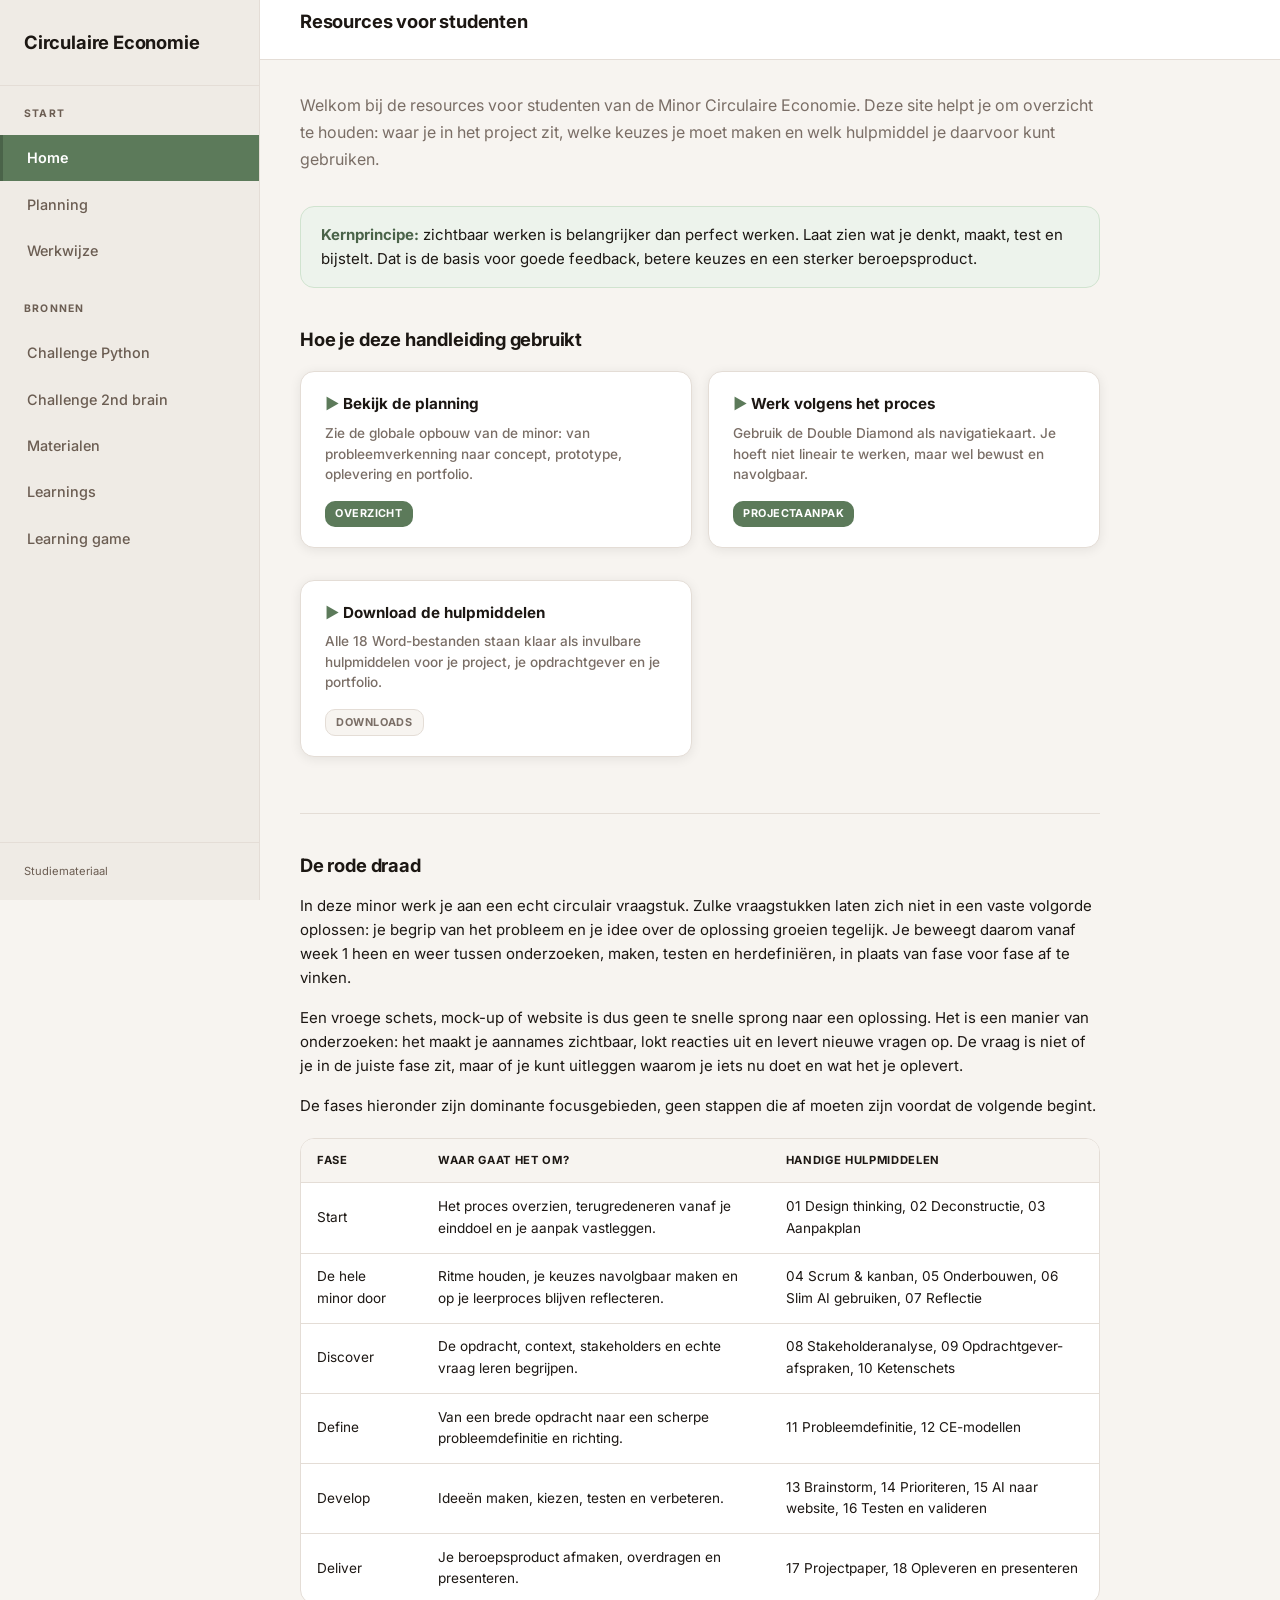
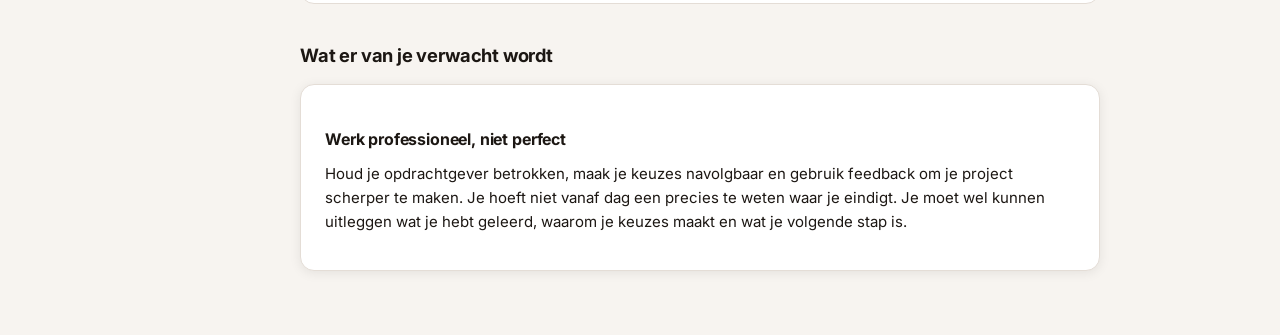
<file: index.html>
<!DOCTYPE html>
<html lang="nl">
<head>
  <meta charset="UTF-8">
  <meta name="viewport" content="width=device-width, initial-scale=1.0">
  <title>Resources voor studenten | Circulaire Economie</title>
  <link rel="preconnect" href="https://fonts.googleapis.com">
  <link rel="preconnect" href="https://fonts.gstatic.com" crossorigin>
  <link rel="stylesheet" href="https://fonts.googleapis.com/css2?family=Inter:wght@400;500;600;700&display=swap">
  <link rel="stylesheet" href="style.css?v=3">
</head>
<body>
  <div class="layout">
    <div class="sidebar-overlay" onclick="toggleMenu()"></div>
    <aside class="sidebar" id="sidebar">
      <div class="sidebar-header">
        <div class="sidebar-brand">
          <span class="brand-title">Circulaire Economie</span>
        </div>
      </div>
      <nav class="sidebar-nav">
        <div class="nav-section">
          <div class="nav-section-title">Start</div>
          <a href="index.html" class="nav-link active">Home</a>
          <a href="planning.html" class="nav-link">Planning</a>
          <a href="werkwijze.html" class="nav-link">Werkwijze</a>
        </div>
        <div class="nav-section">
          <div class="nav-section-title">Bronnen</div>
          <a href="challenge.html" class="nav-link">Challenge Python</a><a href="2nd-brain.html" class="nav-link">Challenge 2nd brain</a><a href="materialen.html" class="nav-link">Materialen</a>
          <a href="learnings.html" class="nav-link">Learnings</a><a href="game.html" class="nav-link">Learning game</a>
        </div>
      </nav>
      <div class="sidebar-footer">Studiemateriaal</div>
    </aside>

    <main class="main">
      <header class="main-header">
        <button class="mobile-menu-btn" onclick="toggleMenu()">&#9776;</button>
        <h1 class="page-title">Resources voor studenten</h1>
      </header>

      <div class="main-content">
        <p class="lead">
          Welkom bij de resources voor studenten van de Minor Circulaire Economie. Deze site helpt je om overzicht te houden:
          waar je in het project zit, welke keuzes je moet maken en welk hulpmiddel je daarvoor kunt gebruiken.
        </p>

        <div class="callout callout-primary">
          <p><strong>Kernprincipe:</strong> zichtbaar werken is belangrijker dan perfect werken. Laat zien wat je denkt,
          maakt, test en bijstelt. Dat is de basis voor goede feedback, betere keuzes en een sterker beroepsproduct.</p>
        </div>

        <h2>Hoe je deze handleiding gebruikt</h2>
        <div class="card-grid">
          <a href="planning.html" class="card-link">
            <div class="card">
              <div class="card-title"><span class="icon">&#9654;</span> Bekijk de planning</div>
              <p class="card-text">Zie de globale opbouw van de minor: van probleemverkenning naar concept, prototype, oplevering en portfolio.</p>
              <span class="badge badge-primary">Overzicht</span>
            </div>
          </a>
          <a href="werkwijze.html" class="card-link">
            <div class="card">
              <div class="card-title"><span class="icon">&#9654;</span> Werk volgens het proces</div>
              <p class="card-text">Gebruik de Double Diamond als navigatiekaart. Je hoeft niet lineair te werken, maar wel bewust en navolgbaar.</p>
              <span class="badge badge-primary">Projectaanpak</span>
            </div>
          </a>
          <a href="materialen.html" class="card-link">
            <div class="card">
              <div class="card-title"><span class="icon">&#9654;</span> Download de hulpmiddelen</div>
              <p class="card-text">Alle 18 Word-bestanden staan klaar als invulbare hulpmiddelen voor je project, je opdrachtgever en je portfolio.</p>
              <span class="badge badge-muted">Downloads</span>
            </div>
          </a>
        </div>

        <div class="divider"></div>

        <h2>De rode draad</h2>
        <p>
          In deze minor werk je aan een echt circulair vraagstuk. Zulke vraagstukken laten zich niet in een vaste
          volgorde oplossen: je begrip van het probleem en je idee over de oplossing groeien tegelijk. Je beweegt
          daarom vanaf week 1 heen en weer tussen onderzoeken, maken, testen en herdefiniëren, in plaats van fase
          voor fase af te vinken.
        </p>
        <p>
          Een vroege schets, mock-up of website is dus geen te snelle sprong naar een oplossing. Het is een manier
          van onderzoeken: het maakt je aannames zichtbaar, lokt reacties uit en levert nieuwe vragen op. De vraag
          is niet of je in de juiste fase zit, maar of je kunt uitleggen waarom je iets nu doet en wat het je oplevert.
        </p>
        <p>
          De fases hieronder zijn dominante focusgebieden, geen stappen die af moeten zijn voordat de volgende begint.
        </p>

        <div class="table-wrap">
          <table>
            <thead>
              <tr>
                <th>Fase</th>
                <th>Waar gaat het om?</th>
                <th>Handige hulpmiddelen</th>
              </tr>
            </thead>
            <tbody>
              <tr>
                <td>Start</td>
                <td>Het proces overzien, terugredeneren vanaf je einddoel en je aanpak vastleggen.</td>
                <td>01 Design thinking, 02 Deconstructie, 03 Aanpakplan</td>
              </tr>
              <tr>
                <td>De hele minor door</td>
                <td>Ritme houden, je keuzes navolgbaar maken en op je leerproces blijven reflecteren.</td>
                <td>04 Scrum &amp; kanban, 05 Onderbouwen, 06 Slim AI gebruiken, 07 Reflectie</td>
              </tr>
              <tr>
                <td>Discover</td>
                <td>De opdracht, context, stakeholders en echte vraag leren begrijpen.</td>
                <td>08 Stakeholderanalyse, 09 Opdrachtgever-afspraken, 10 Ketenschets</td>
              </tr>
              <tr>
                <td>Define</td>
                <td>Van een brede opdracht naar een scherpe probleemdefinitie en richting.</td>
                <td>11 Probleemdefinitie, 12 CE-modellen</td>
              </tr>
              <tr>
                <td>Develop</td>
                <td>Ideeën maken, kiezen, testen en verbeteren.</td>
                <td>13 Brainstorm, 14 Prioriteren, 15 AI naar website, 16 Testen en valideren</td>
              </tr>
              <tr>
                <td>Deliver</td>
                <td>Je beroepsproduct afmaken, overdragen en presenteren.</td>
                <td>17 Projectpaper, 18 Opleveren en presenteren</td>
              </tr>
            </tbody>
          </table>
        </div>

        <h2>Wat er van je verwacht wordt</h2>
        <div class="card">
          <h3>Werk professioneel, niet perfect</h3>
          <p>
            Houd je opdrachtgever betrokken, maak je keuzes navolgbaar en gebruik feedback om je project scherper te maken.
            Je hoeft niet vanaf dag een precies te weten waar je eindigt. Je moet wel kunnen uitleggen wat je hebt geleerd,
            waarom je keuzes maakt en wat je volgende stap is.
          </p>
        </div>
      </div>
    </main>
  </div>
  <script src="script.js?v=3"></script>
</body>
</html>
</file>
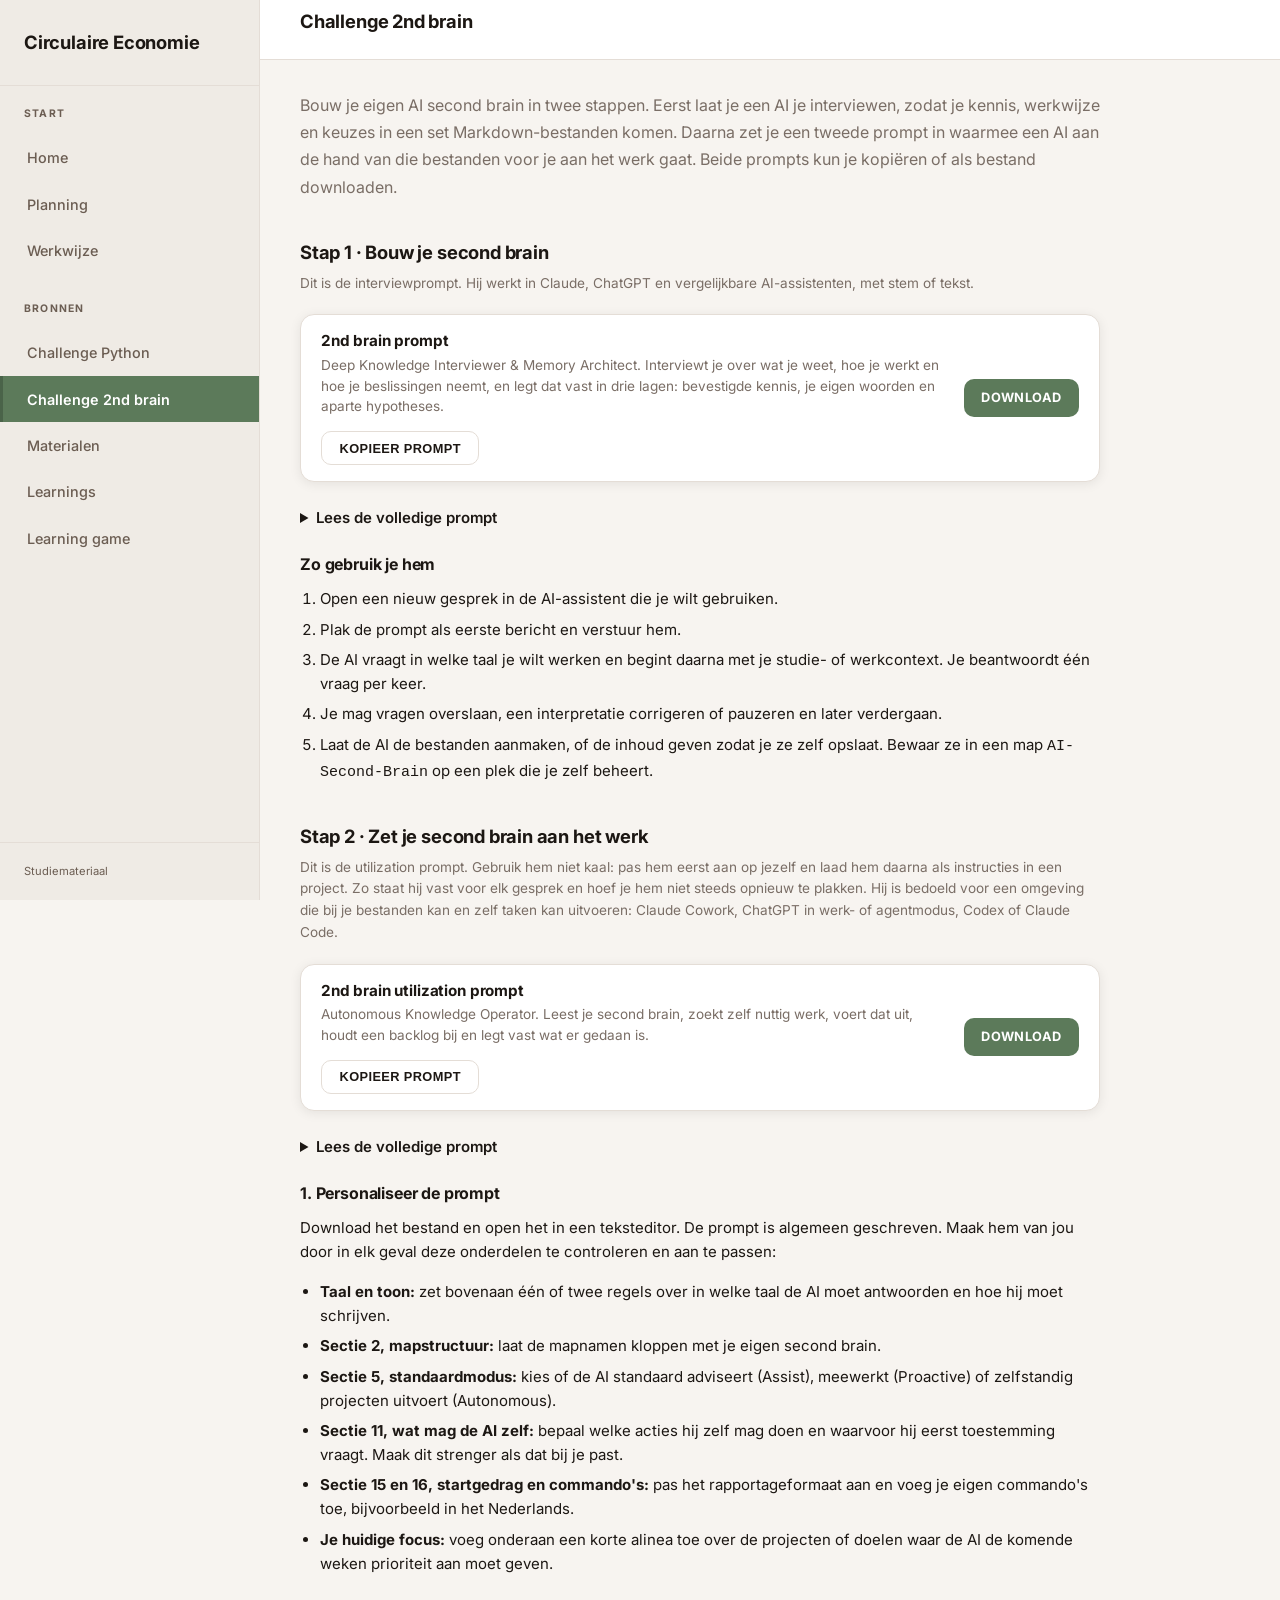
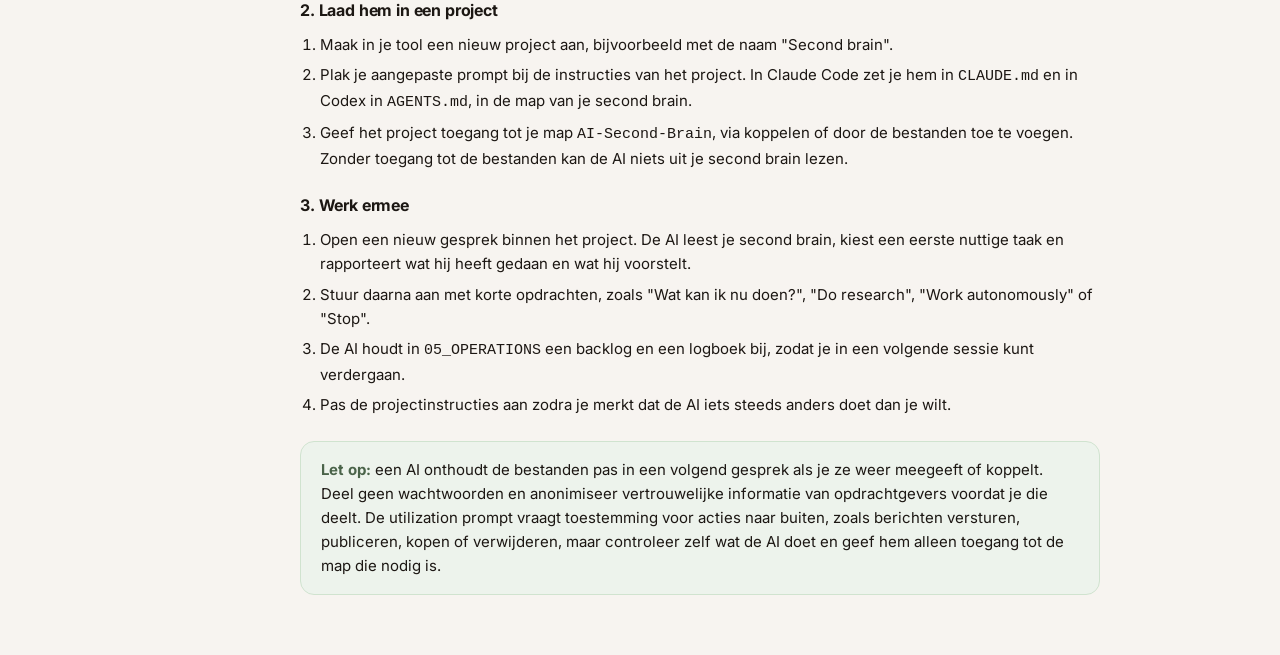
<file: 2nd-brain.html>
<!DOCTYPE html>
<html lang="nl">
<head>
  <meta charset="UTF-8">
  <meta name="viewport" content="width=device-width, initial-scale=1.0">
  <title>Challenge 2nd brain | Circulaire Economie</title>
  <link rel="preconnect" href="https://fonts.googleapis.com">
  <link rel="preconnect" href="https://fonts.gstatic.com" crossorigin>
  <link rel="stylesheet" href="https://fonts.googleapis.com/css2?family=Inter:wght@400;500;600;700&display=swap">
  <link rel="stylesheet" href="style.css?v=3">
  <style>
    .prompt-acties { display: flex; flex-wrap: wrap; gap: 0.6rem; align-items: center; margin-top: 0.9rem; }
    .prompt-status { font-size: 0.85rem; color: var(--text); }
    .prompt-voorbeeld { margin-top: 1.5rem; }
    .prompt-voorbeeld summary { cursor: pointer; font-weight: 600; }
    .prompt-voorbeeld pre {
      margin: 0.9rem 0 0;
      max-height: 28rem;
      overflow: auto;
      padding: 1rem 1.25rem;
      white-space: pre-wrap;
      word-break: break-word;
      font-size: 0.82rem;
      line-height: 1.55;
      background: var(--vlak);
      border: 1px solid var(--border);
      border-radius: var(--radius);
    }
  </style>
</head>
<body>
  <div class="layout">
    <div class="sidebar-overlay" onclick="toggleMenu()"></div>
    <aside class="sidebar" id="sidebar">
      <div class="sidebar-header"><div class="sidebar-brand"><span class="brand-title">Circulaire Economie</span></div></div>
      <nav class="sidebar-nav">
        <div class="nav-section">
          <div class="nav-section-title">Start</div>
          <a href="index.html" class="nav-link">Home</a>
          <a href="planning.html" class="nav-link">Planning</a>
          <a href="werkwijze.html" class="nav-link">Werkwijze</a>
        </div>
        <div class="nav-section"><div class="nav-section-title">Bronnen</div><a href="challenge.html" class="nav-link">Challenge Python</a><a href="2nd-brain.html" class="nav-link active">Challenge 2nd brain</a><a href="materialen.html" class="nav-link">Materialen</a><a href="learnings.html" class="nav-link">Learnings</a><a href="game.html" class="nav-link">Learning game</a></div>
      </nav>
      <div class="sidebar-footer">Studiemateriaal</div>
    </aside>
    <main class="main">
      <header class="main-header"><button class="mobile-menu-btn" onclick="toggleMenu()">&#9776;</button><h1 class="page-title">Challenge 2nd brain</h1></header>
      <div class="main-content">
        <p class="lead">
          Bouw je eigen AI second brain in twee stappen. Eerst laat je een AI je interviewen, zodat je kennis, werkwijze en keuzes in een set Markdown-bestanden komen. Daarna zet je een tweede prompt in waarmee een AI aan de hand van die bestanden voor je aan het werk gaat. Beide prompts kun je kopiëren of als bestand downloaden.
        </p>

        <h2 id="bouwen">Stap 1 &middot; Bouw je second brain</h2>
        <p class="section-intro">Dit is de interviewprompt. Hij werkt in Claude, ChatGPT en vergelijkbare AI-assistenten, met stem of tekst.</p>
        <section class="prompt-blok" data-bron="downloads/2nd-brain-prompt.md">
          <div class="download-list">
            <div class="download-card">
              <div>
                <h3>2nd brain prompt</h3>
                <p>Deep Knowledge Interviewer &amp; Memory Architect. Interviewt je over wat je weet, hoe je werkt en hoe je beslissingen neemt, en legt dat vast in drie lagen: bevestigde kennis, je eigen woorden en aparte hypotheses.</p>
                <div class="prompt-acties">
                  <button type="button" class="btn btn-outline js-kopieer">Kopieer prompt</button>
                  <span class="prompt-status js-status" role="status" aria-live="polite"></span>
                </div>
              </div>
              <a class="btn btn-primary" href="downloads/2nd-brain-prompt.md" download="2nd brain prompt.md">Download</a>
            </div>
          </div>
          <details class="prompt-voorbeeld">
            <summary>Lees de volledige prompt</summary>
            <pre class="js-tekst">De prompt wordt geladen...</pre>
          </details>
        </section>

        <h3>Zo gebruik je hem</h3>
        <ol>
          <li>Open een nieuw gesprek in de AI-assistent die je wilt gebruiken.</li>
          <li>Plak de prompt als eerste bericht en verstuur hem.</li>
          <li>De AI vraagt in welke taal je wilt werken en begint daarna met je studie- of werkcontext. Je beantwoordt één vraag per keer.</li>
          <li>Je mag vragen overslaan, een interpretatie corrigeren of pauzeren en later verdergaan.</li>
          <li>Laat de AI de bestanden aanmaken, of de inhoud geven zodat je ze zelf opslaat. Bewaar ze in een map <code>AI-Second-Brain</code> op een plek die je zelf beheert.</li>
        </ol>

        <h2 id="inzetten">Stap 2 &middot; Zet je second brain aan het werk</h2>
        <p class="section-intro">Dit is de utilization prompt. Gebruik hem niet kaal: pas hem eerst aan op jezelf en laad hem daarna als instructies in een project. Zo staat hij vast voor elk gesprek en hoef je hem niet steeds opnieuw te plakken. Hij is bedoeld voor een omgeving die bij je bestanden kan en zelf taken kan uitvoeren: Claude Cowork, ChatGPT in werk- of agentmodus, Codex of Claude Code.</p>
        <section class="prompt-blok" data-bron="downloads/2nd-brain-utilization-prompt.md">
          <div class="download-list">
            <div class="download-card">
              <div>
                <h3>2nd brain utilization prompt</h3>
                <p>Autonomous Knowledge Operator. Leest je second brain, zoekt zelf nuttig werk, voert dat uit, houdt een backlog bij en legt vast wat er gedaan is.</p>
                <div class="prompt-acties">
                  <button type="button" class="btn btn-outline js-kopieer">Kopieer prompt</button>
                  <span class="prompt-status js-status" role="status" aria-live="polite"></span>
                </div>
              </div>
              <a class="btn btn-primary" href="downloads/2nd-brain-utilization-prompt.md" download="2nd brain utilization prompt.md">Download</a>
            </div>
          </div>
          <details class="prompt-voorbeeld">
            <summary>Lees de volledige prompt</summary>
            <pre class="js-tekst">De prompt wordt geladen...</pre>
          </details>
        </section>

        <h3>1. Personaliseer de prompt</h3>
        <p>Download het bestand en open het in een teksteditor. De prompt is algemeen geschreven. Maak hem van jou door in elk geval deze onderdelen te controleren en aan te passen:</p>
        <ul>
          <li><strong>Taal en toon:</strong> zet bovenaan één of twee regels over in welke taal de AI moet antwoorden en hoe hij moet schrijven.</li>
          <li><strong>Sectie 2, mapstructuur:</strong> laat de mapnamen kloppen met je eigen second brain.</li>
          <li><strong>Sectie 5, standaardmodus:</strong> kies of de AI standaard adviseert (Assist), meewerkt (Proactive) of zelfstandig projecten uitvoert (Autonomous).</li>
          <li><strong>Sectie 11, wat mag de AI zelf:</strong> bepaal welke acties hij zelf mag doen en waarvoor hij eerst toestemming vraagt. Maak dit strenger als dat bij je past.</li>
          <li><strong>Sectie 15 en 16, startgedrag en commando's:</strong> pas het rapportageformaat aan en voeg je eigen commando's toe, bijvoorbeeld in het Nederlands.</li>
          <li><strong>Je huidige focus:</strong> voeg onderaan een korte alinea toe over de projecten of doelen waar de AI de komende weken prioriteit aan moet geven.</li>
        </ul>

        <h3>2. Laad hem in een project</h3>
        <ol>
          <li>Maak in je tool een nieuw project aan, bijvoorbeeld met de naam "Second brain".</li>
          <li>Plak je aangepaste prompt bij de instructies van het project. In Claude Code zet je hem in <code>CLAUDE.md</code> en in Codex in <code>AGENTS.md</code>, in de map van je second brain.</li>
          <li>Geef het project toegang tot je map <code>AI-Second-Brain</code>, via koppelen of door de bestanden toe te voegen. Zonder toegang tot de bestanden kan de AI niets uit je second brain lezen.</li>
        </ol>

        <h3>3. Werk ermee</h3>
        <ol>
          <li>Open een nieuw gesprek binnen het project. De AI leest je second brain, kiest een eerste nuttige taak en rapporteert wat hij heeft gedaan en wat hij voorstelt.</li>
          <li>Stuur daarna aan met korte opdrachten, zoals "Wat kan ik nu doen?", "Do research", "Work autonomously" of "Stop".</li>
          <li>De AI houdt in <code>05_OPERATIONS</code> een backlog en een logboek bij, zodat je in een volgende sessie kunt verdergaan.</li>
          <li>Pas de projectinstructies aan zodra je merkt dat de AI iets steeds anders doet dan je wilt.</li>
        </ol>

        <div class="callout callout-primary">
          <p><strong>Let op:</strong> een AI onthoudt de bestanden pas in een volgend gesprek als je ze weer meegeeft of koppelt. Deel geen wachtwoorden en anonimiseer vertrouwelijke informatie van opdrachtgevers voordat je die deelt. De utilization prompt vraagt toestemming voor acties naar buiten, zoals berichten versturen, publiceren, kopen of verwijderen, maar controleer zelf wat de AI doet en geef hem alleen toegang tot de map die nodig is.</p>
        </div>

      </div>
    </main>
  </div>
  <script src="script.js?v=3"></script>
  <script>
    (function () {
      function kopieerNoodgreep(tekst) {
        return new Promise(function (ok, fout) {
          var ta = document.createElement('textarea');
          ta.value = tekst;
          ta.setAttribute('readonly', '');
          ta.style.position = 'fixed';
          ta.style.opacity = '0';
          document.body.appendChild(ta);
          ta.select();
          try { document.execCommand('copy') ? ok() : fout(new Error('copy')); }
          catch (e) { fout(e); }
          document.body.removeChild(ta);
        });
      }

      function kopieer(tekst) {
        if (navigator.clipboard && window.isSecureContext) {
          return navigator.clipboard.writeText(tekst).catch(function () {
            return kopieerNoodgreep(tekst);
          });
        }
        return kopieerNoodgreep(tekst);
      }

      Array.prototype.forEach.call(document.querySelectorAll('.prompt-blok'), function (blok) {
        var bron = blok.getAttribute('data-bron');
        var knop = blok.querySelector('.js-kopieer');
        var status = blok.querySelector('.js-status');
        var tekstVak = blok.querySelector('.js-tekst');
        var cache = null;

        function laad() {
          if (cache !== null) return Promise.resolve(cache);
          return fetch(bron).then(function (r) {
            if (!r.ok) throw new Error('HTTP ' + r.status);
            return r.text();
          }).then(function (t) {
            cache = t;
            tekstVak.textContent = t;
            return t;
          });
        }

        knop.addEventListener('click', function () {
          status.textContent = '';
          laad().then(kopieer).then(function () {
            status.textContent = 'Gekopieerd. Plak hem nu in je AI-assistent.';
          }).catch(function () {
            status.textContent = 'Kopiëren lukte niet. Gebruik de downloadknop.';
          });
        });

        laad().catch(function () {
          tekstVak.textContent = 'De prompt kon niet worden geladen. Gebruik de downloadknop.';
        });
      });
    })();
  </script>
</body>
</html>
</file>
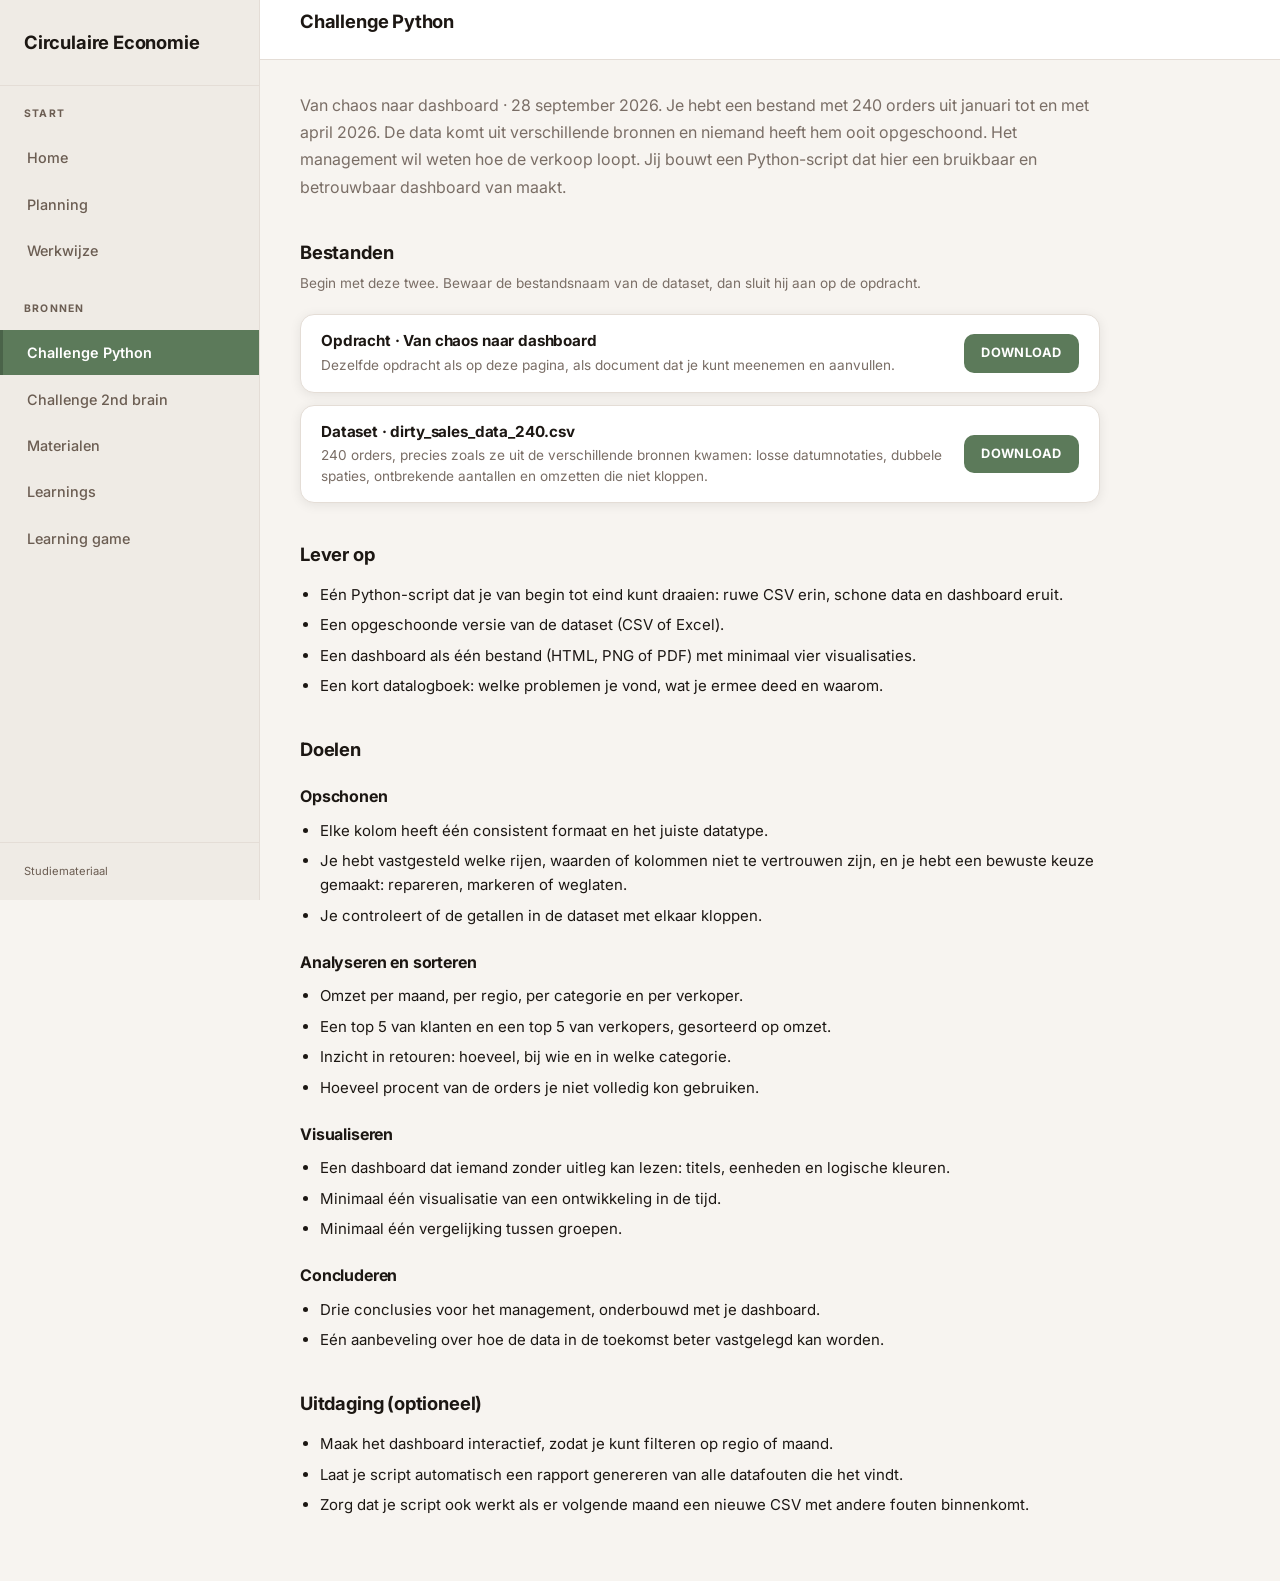
<file: challenge.html>
<!DOCTYPE html>
<html lang="nl">
<head>
  <meta charset="UTF-8">
  <meta name="viewport" content="width=device-width, initial-scale=1.0">
  <title>Challenge Python | Circulaire Economie</title>
  <link rel="preconnect" href="https://fonts.googleapis.com">
  <link rel="preconnect" href="https://fonts.gstatic.com" crossorigin>
  <link rel="stylesheet" href="https://fonts.googleapis.com/css2?family=Inter:wght@400;500;600;700&display=swap">
  <link rel="stylesheet" href="style.css?v=3">
</head>
<body>
  <div class="layout">
    <div class="sidebar-overlay" onclick="toggleMenu()"></div>
    <aside class="sidebar" id="sidebar">
      <div class="sidebar-header"><div class="sidebar-brand"><span class="brand-title">Circulaire Economie</span></div></div>
      <nav class="sidebar-nav">
        <div class="nav-section">
          <div class="nav-section-title">Start</div>
          <a href="index.html" class="nav-link">Home</a>
          <a href="planning.html" class="nav-link">Planning</a>
          <a href="werkwijze.html" class="nav-link">Werkwijze</a>
        </div>
        <div class="nav-section"><div class="nav-section-title">Bronnen</div><a href="challenge.html" class="nav-link active">Challenge Python</a><a href="2nd-brain.html" class="nav-link">Challenge 2nd brain</a><a href="materialen.html" class="nav-link">Materialen</a><a href="learnings.html" class="nav-link">Learnings</a><a href="game.html" class="nav-link">Learning game</a></div>
      </nav>
      <div class="sidebar-footer">Studiemateriaal</div>
    </aside>
    <main class="main">
      <header class="main-header"><button class="mobile-menu-btn" onclick="toggleMenu()">&#9776;</button><h1 class="page-title">Challenge Python</h1></header>
      <div class="main-content">
        <p class="lead">
          Van chaos naar dashboard &middot; 28 september 2026. Je hebt een bestand met 240 orders uit januari tot en met april 2026. De data komt uit verschillende bronnen en niemand heeft hem ooit opgeschoond. Het management wil weten hoe de verkoop loopt. Jij bouwt een Python-script dat hier een bruikbaar en betrouwbaar dashboard van maakt.
        </p>

        <h2 id="bestanden">Bestanden</h2>
        <p class="section-intro">Begin met deze twee. Bewaar de bestandsnaam van de dataset, dan sluit hij aan op de opdracht.</p>
        <div class="download-list">
          <div class="download-card">
            <div>
              <h3>Opdracht &middot; Van chaos naar dashboard</h3>
              <p>Dezelfde opdracht als op deze pagina, als document dat je kunt meenemen en aanvullen.</p>
            </div>
            <a class="btn btn-primary" href="downloads/Challenge-Python_Van-chaos-naar-dashboard.docx" download>Download</a>
          </div>
          <div class="download-card">
            <div>
              <h3>Dataset &middot; dirty_sales_data_240.csv</h3>
              <p>240 orders, precies zoals ze uit de verschillende bronnen kwamen: losse datumnotaties, dubbele spaties, ontbrekende aantallen en omzetten die niet kloppen.</p>
            </div>
            <a class="btn btn-primary" href="downloads/dirty_sales_data_240.csv" download>Download</a>
          </div>
        </div>

        <h2 id="lever-op">Lever op</h2>
        <ul>
          <li>Eén Python-script dat je van begin tot eind kunt draaien: ruwe CSV erin, schone data en dashboard eruit.</li>
          <li>Een opgeschoonde versie van de dataset (CSV of Excel).</li>
          <li>Een dashboard als één bestand (HTML, PNG of PDF) met minimaal vier visualisaties.</li>
          <li>Een kort datalogboek: welke problemen je vond, wat je ermee deed en waarom.</li>
        </ul>

        <h2 id="doelen">Doelen</h2>

        <h3>Opschonen</h3>
        <ul>
          <li>Elke kolom heeft één consistent formaat en het juiste datatype.</li>
          <li>Je hebt vastgesteld welke rijen, waarden of kolommen niet te vertrouwen zijn, en je hebt een bewuste keuze gemaakt: repareren, markeren of weglaten.</li>
          <li>Je controleert of de getallen in de dataset met elkaar kloppen.</li>
        </ul>

        <h3>Analyseren en sorteren</h3>
        <ul>
          <li>Omzet per maand, per regio, per categorie en per verkoper.</li>
          <li>Een top 5 van klanten en een top 5 van verkopers, gesorteerd op omzet.</li>
          <li>Inzicht in retouren: hoeveel, bij wie en in welke categorie.</li>
          <li>Hoeveel procent van de orders je niet volledig kon gebruiken.</li>
        </ul>

        <h3>Visualiseren</h3>
        <ul>
          <li>Een dashboard dat iemand zonder uitleg kan lezen: titels, eenheden en logische kleuren.</li>
          <li>Minimaal één visualisatie van een ontwikkeling in de tijd.</li>
          <li>Minimaal één vergelijking tussen groepen.</li>
        </ul>

        <h3>Concluderen</h3>
        <ul>
          <li>Drie conclusies voor het management, onderbouwd met je dashboard.</li>
          <li>Eén aanbeveling over hoe de data in de toekomst beter vastgelegd kan worden.</li>
        </ul>

        <h2 id="uitdaging">Uitdaging (optioneel)</h2>
        <ul>
          <li>Maak het dashboard interactief, zodat je kunt filteren op regio of maand.</li>
          <li>Laat je script automatisch een rapport genereren van alle datafouten die het vindt.</li>
          <li>Zorg dat je script ook werkt als er volgende maand een nieuwe CSV met andere fouten binnenkomt.</li>
        </ul>
      </div>
    </main>
  </div>
  <script src="script.js?v=3"></script>
</body>
</html>
</file>
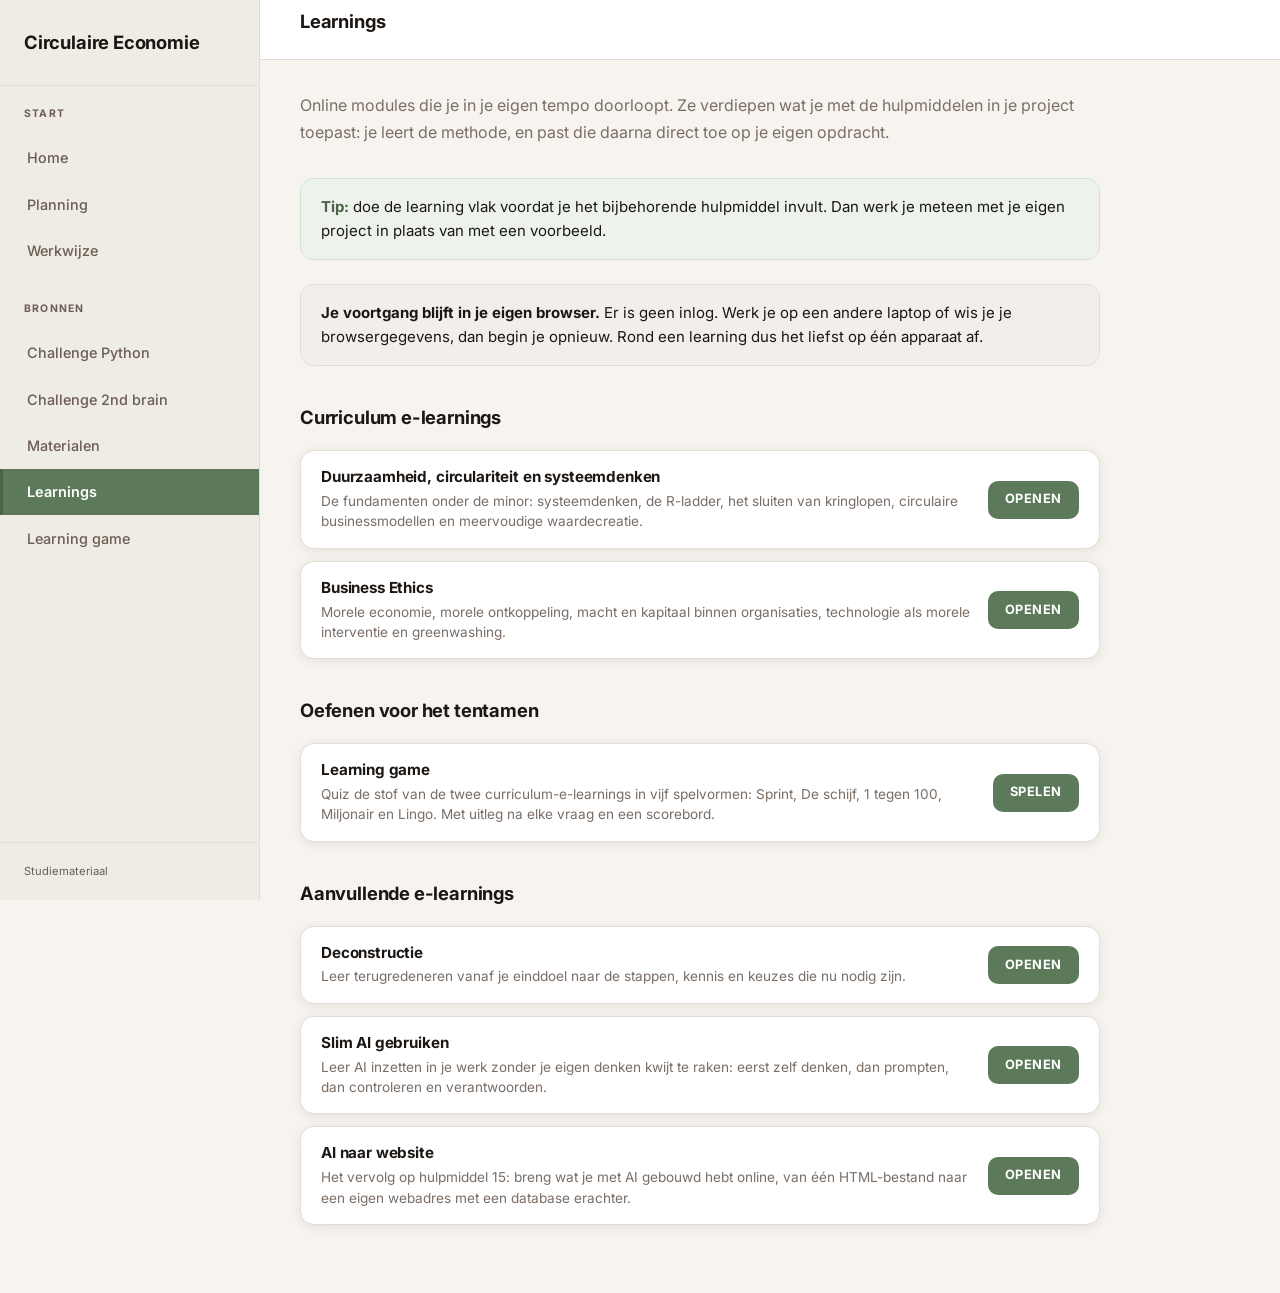
<file: learnings.html>
<!DOCTYPE html>
<html lang="nl">
<head>
  <meta charset="UTF-8">
  <meta name="viewport" content="width=device-width, initial-scale=1.0">
  <title>Learnings | Circulaire Economie</title>
  <link rel="preconnect" href="https://fonts.googleapis.com">
  <link rel="preconnect" href="https://fonts.gstatic.com" crossorigin>
  <link rel="stylesheet" href="https://fonts.googleapis.com/css2?family=Inter:wght@400;500;600;700&display=swap">
  <link rel="stylesheet" href="style.css?v=3">
</head>
<body>
  <div class="layout">
    <div class="sidebar-overlay" onclick="toggleMenu()"></div>
    <aside class="sidebar" id="sidebar">
      <div class="sidebar-header"><div class="sidebar-brand"><span class="brand-title">Circulaire Economie</span></div></div>
      <nav class="sidebar-nav">
        <div class="nav-section">
          <div class="nav-section-title">Start</div>
          <a href="index.html" class="nav-link">Home</a>
          <a href="planning.html" class="nav-link">Planning</a>
          <a href="werkwijze.html" class="nav-link">Werkwijze</a>
        </div>
        <div class="nav-section"><div class="nav-section-title">Bronnen</div><a href="challenge.html" class="nav-link">Challenge Python</a><a href="2nd-brain.html" class="nav-link">Challenge 2nd brain</a><a href="materialen.html" class="nav-link">Materialen</a><a href="learnings.html" class="nav-link active">Learnings</a><a href="game.html" class="nav-link">Learning game</a></div>
      </nav>
      <div class="sidebar-footer">Studiemateriaal</div>
    </aside>
    <main class="main">
      <header class="main-header"><button class="mobile-menu-btn" onclick="toggleMenu()">&#9776;</button><h1 class="page-title">Learnings</h1></header>
      <div class="main-content">
        <p class="lead">
          Online modules die je in je eigen tempo doorloopt. Ze verdiepen wat je met de hulpmiddelen in je project toepast: je leert de methode, en past die daarna direct toe op je eigen opdracht.
        </p>

        <div class="callout callout-primary">
          <p><strong>Tip:</strong> doe de learning vlak voordat je het bijbehorende hulpmiddel invult. Dan werk je meteen met je eigen project in plaats van met een voorbeeld.</p>
        </div>

        <div class="callout callout-info">
          <p><strong>Je voortgang blijft in je eigen browser.</strong> Er is geen inlog. Werk je op een andere laptop of wis je je browsergegevens, dan begin je opnieuw. Rond een learning dus het liefst op één apparaat af.</p>
        </div>

        <h2>Curriculum e-learnings</h2>
        <div class="download-list">
          <div class="download-card">
            <div>
              <h3>Duurzaamheid, circulariteit en systeemdenken</h3>
              <p>De fundamenten onder de minor: systeemdenken, de R-ladder, het sluiten van kringlopen, circulaire businessmodellen en meervoudige waardecreatie.</p>
            </div>
            <a class="btn btn-primary" href="https://fabianb88.github.io/minor-ce-elearnings/player.html?c=duurzaamheid-fundamenten" target="_blank" rel="noopener nofollow">Openen</a>
          </div>
          <div class="download-card">
            <div>
              <h3>Business Ethics</h3>
              <p>Morele economie, morele ontkoppeling, macht en kapitaal binnen organisaties, technologie als morele interventie en greenwashing.</p>
            </div>
            <a class="btn btn-primary" href="https://fabianb88.github.io/minor-ce-elearnings/cursus.html?m=business-ethics" target="_blank" rel="noopener nofollow">Openen</a>
          </div>
        </div>

        <h2>Oefenen voor het tentamen</h2>
        <div class="download-list">
          <div class="download-card">
            <div>
              <h3>Learning game</h3>
              <p>Quiz de stof van de twee curriculum-e-learnings in vijf spelvormen: Sprint, De schijf, 1 tegen 100, Miljonair en Lingo. Met uitleg na elke vraag en een scorebord.</p>
            </div>
            <a class="btn btn-primary" href="game.html">Spelen</a>
          </div>
        </div>

        <h2>Aanvullende e-learnings</h2>
        <div class="download-list">
          <div class="download-card">
            <div>
              <h3>Deconstructie</h3>
              <p>Leer terugredeneren vanaf je einddoel naar de stappen, kennis en keuzes die nu nodig zijn.</p>
            </div>
            <a class="btn btn-primary" href="https://fabianb88.github.io/deconstructie-elearning/" target="_blank" rel="noopener">Openen</a>
          </div>
          <div class="download-card">
            <div>
              <h3>Slim AI gebruiken</h3>
              <p>Leer AI inzetten in je werk zonder je eigen denken kwijt te raken: eerst zelf denken, dan prompten, dan controleren en verantwoorden.</p>
            </div>
            <a class="btn btn-primary" href="https://fabianb88.github.io/ai-gebruiken-elearning/" target="_blank" rel="noopener">Openen</a>
          </div>
          <div class="download-card">
            <div>
              <h3>AI naar website</h3>
              <p>Het vervolg op hulpmiddel 15: breng wat je met AI gebouwd hebt online, van één HTML-bestand naar een eigen webadres met een database erachter.</p>
            </div>
            <a class="btn btn-primary" href="https://fabianb88.github.io/ai-naar-website/" target="_blank" rel="noopener">Openen</a>
          </div>
        </div>
      </div>
    </main>
  </div>
  <script src="script.js?v=3"></script>
</body>
</html>
</file>
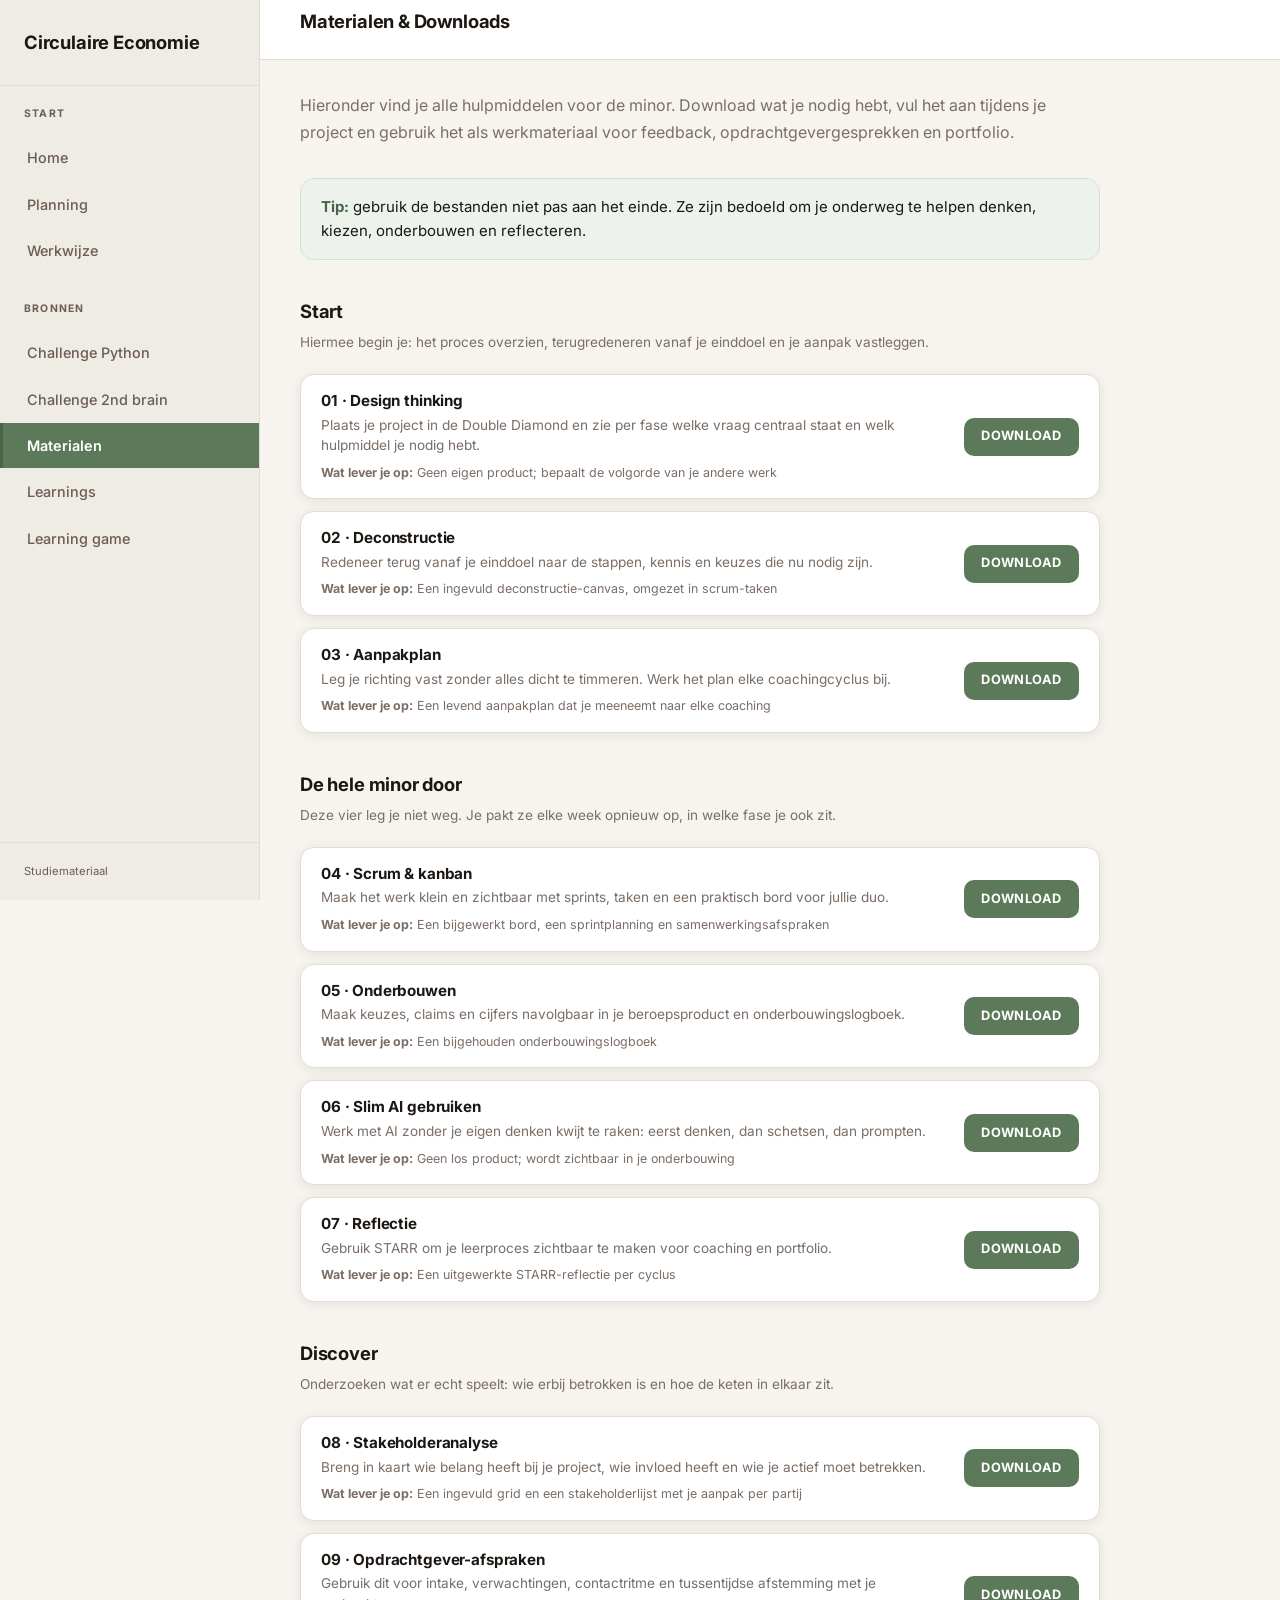
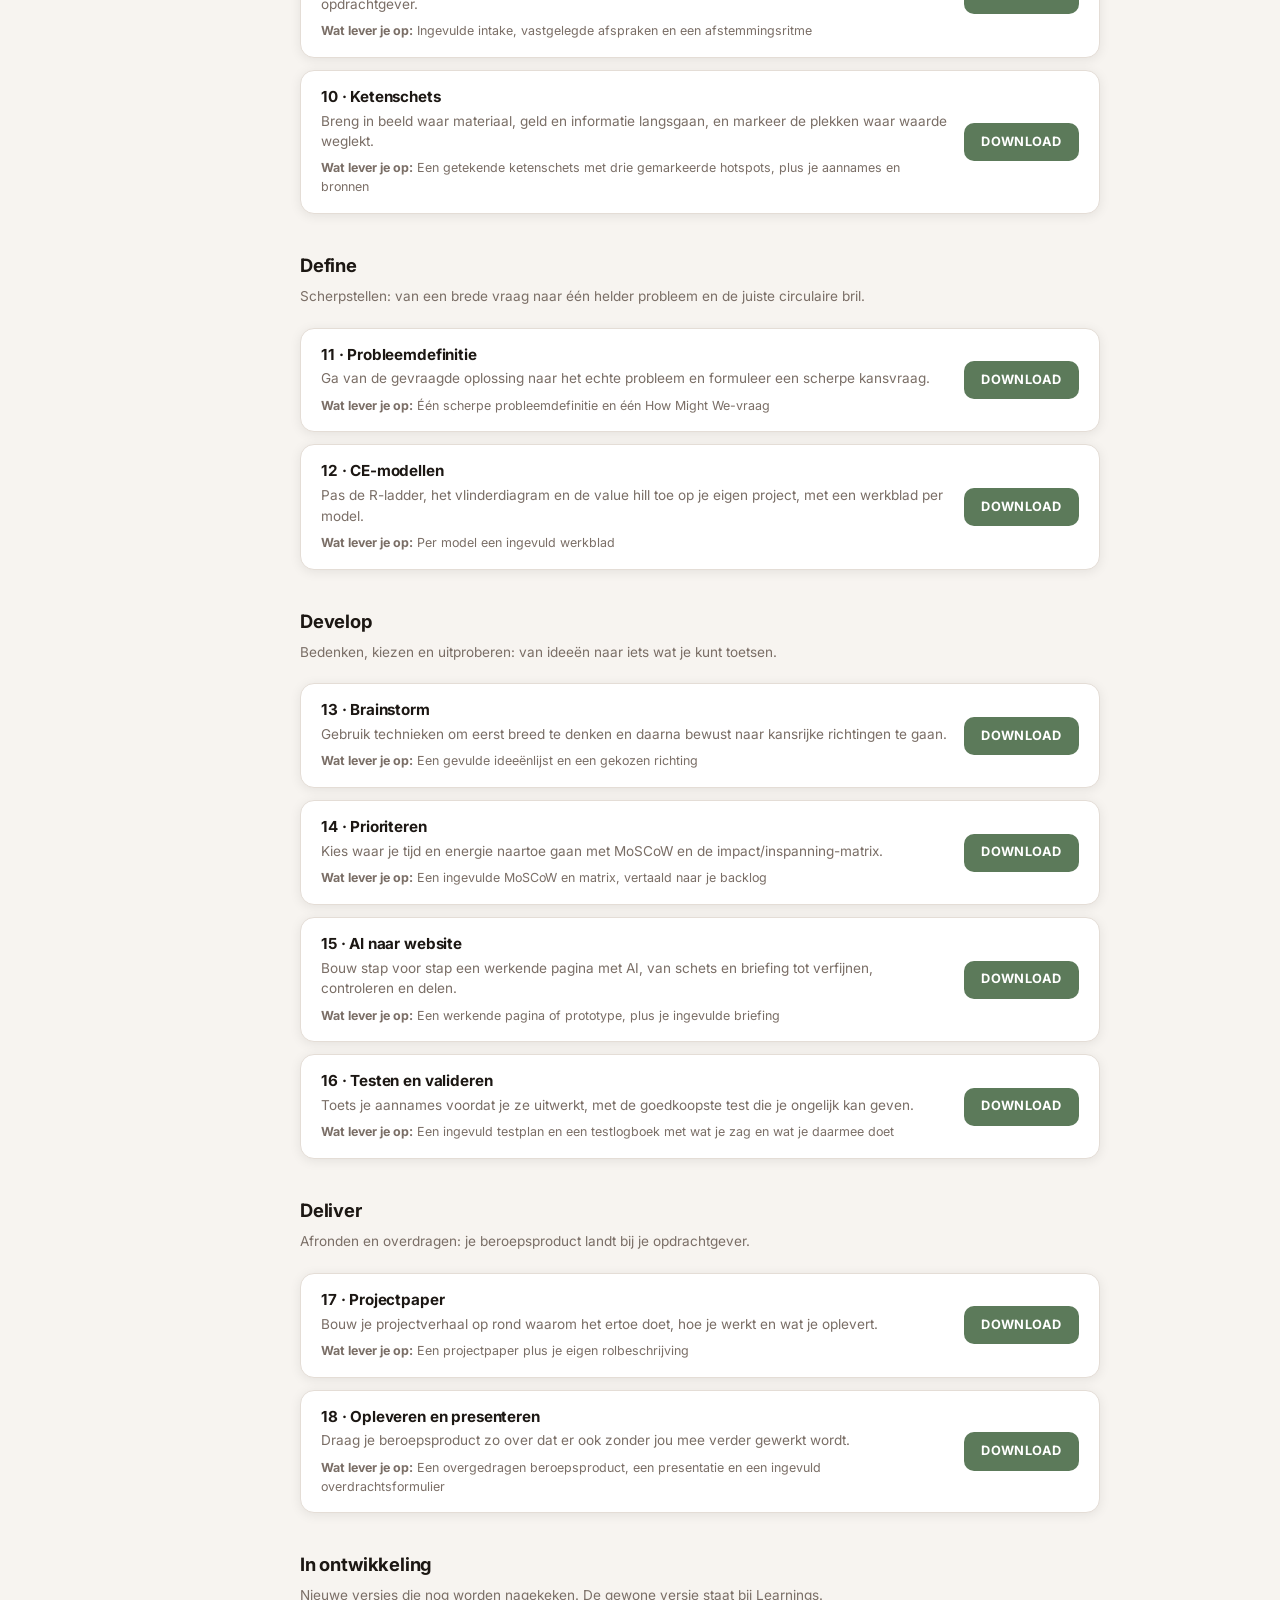
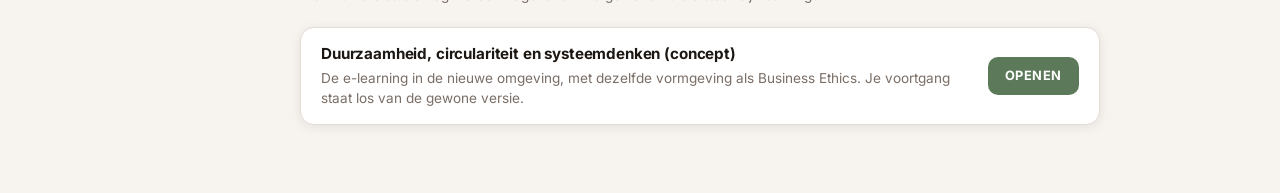
<file: materialen.html>
<!DOCTYPE html>
<html lang="nl">
<head>
  <meta charset="UTF-8">
  <meta name="viewport" content="width=device-width, initial-scale=1.0">
  <title>Materialen | Circulaire Economie</title>
  <link rel="preconnect" href="https://fonts.googleapis.com">
  <link rel="preconnect" href="https://fonts.gstatic.com" crossorigin>
  <link rel="stylesheet" href="https://fonts.googleapis.com/css2?family=Inter:wght@400;500;600;700&display=swap">
  <link rel="stylesheet" href="style.css?v=3">
</head>
<body>
  <div class="layout">
    <div class="sidebar-overlay" onclick="toggleMenu()"></div>
    <aside class="sidebar" id="sidebar">
      <div class="sidebar-header"><div class="sidebar-brand"><span class="brand-title">Circulaire Economie</span></div></div>
      <nav class="sidebar-nav">
        <div class="nav-section">
          <div class="nav-section-title">Start</div>
          <a href="index.html" class="nav-link">Home</a>
          <a href="planning.html" class="nav-link">Planning</a>
          <a href="werkwijze.html" class="nav-link">Werkwijze</a>
        </div>
        <div class="nav-section"><div class="nav-section-title">Bronnen</div><a href="challenge.html" class="nav-link">Challenge Python</a><a href="2nd-brain.html" class="nav-link">Challenge 2nd brain</a><a href="materialen.html" class="nav-link active">Materialen</a><a href="learnings.html" class="nav-link">Learnings</a><a href="game.html" class="nav-link">Learning game</a></div>
      </nav>
      <div class="sidebar-footer">Studiemateriaal</div>
    </aside>
    <main class="main">
      <header class="main-header"><button class="mobile-menu-btn" onclick="toggleMenu()">&#9776;</button><h1 class="page-title">Materialen & Downloads</h1></header>
      <div class="main-content">
        <p class="lead">
          Hieronder vind je alle hulpmiddelen voor de minor. Download wat je nodig hebt, vul het aan tijdens je project en gebruik het als werkmateriaal voor feedback, opdrachtgevergesprekken en portfolio.
        </p>

        <div class="callout callout-primary">
          <p><strong>Tip:</strong> gebruik de bestanden niet pas aan het einde. Ze zijn bedoeld om je onderweg te helpen denken, kiezen, onderbouwen en reflecteren.</p>
        </div>

        <h2 id="start">Start</h2>
        <p class="section-intro">Hiermee begin je: het proces overzien, terugredeneren vanaf je einddoel en je aanpak vastleggen.</p>
        <div class="download-list">
          <div class="download-card">
            <div>
              <h3>01 &middot; Design thinking</h3>
              <p>Plaats je project in de Double Diamond en zie per fase welke vraag centraal staat en welk hulpmiddel je nodig hebt.</p>
              <p class="download-meta"><strong>Wat lever je op:</strong> Geen eigen product; bepaalt de volgorde van je andere werk</p>
            </div>
            <a class="btn btn-primary" href="downloads/01_Design-thinking.docx" download>Download</a>
          </div>
          <div class="download-card">
            <div>
              <h3>02 &middot; Deconstructie</h3>
              <p>Redeneer terug vanaf je einddoel naar de stappen, kennis en keuzes die nu nodig zijn.</p>
              <p class="download-meta"><strong>Wat lever je op:</strong> Een ingevuld deconstructie-canvas, omgezet in scrum-taken</p>
            </div>
            <a class="btn btn-primary" href="downloads/02_Deconstructie.docx" download>Download</a>
          </div>
          <div class="download-card">
            <div>
              <h3>03 &middot; Aanpakplan</h3>
              <p>Leg je richting vast zonder alles dicht te timmeren. Werk het plan elke coachingcyclus bij.</p>
              <p class="download-meta"><strong>Wat lever je op:</strong> Een levend aanpakplan dat je meeneemt naar elke coaching</p>
            </div>
            <a class="btn btn-primary" href="downloads/03_Aanpakplan.docx" download>Download</a>
          </div>
        </div>

        <h2 id="doorlopend">De hele minor door</h2>
        <p class="section-intro">Deze vier leg je niet weg. Je pakt ze elke week opnieuw op, in welke fase je ook zit.</p>
        <div class="download-list">
          <div class="download-card">
            <div>
              <h3>04 &middot; Scrum &amp; kanban</h3>
              <p>Maak het werk klein en zichtbaar met sprints, taken en een praktisch bord voor jullie duo.</p>
              <p class="download-meta"><strong>Wat lever je op:</strong> Een bijgewerkt bord, een sprintplanning en samenwerkingsafspraken</p>
            </div>
            <a class="btn btn-primary" href="downloads/04_Scrum.docx" download>Download</a>
          </div>
          <div class="download-card">
            <div>
              <h3>05 &middot; Onderbouwen</h3>
              <p>Maak keuzes, claims en cijfers navolgbaar in je beroepsproduct en onderbouwingslogboek.</p>
              <p class="download-meta"><strong>Wat lever je op:</strong> Een bijgehouden onderbouwingslogboek</p>
            </div>
            <a class="btn btn-primary" href="downloads/05_Onderbouwen.docx" download>Download</a>
          </div>
          <div class="download-card">
            <div>
              <h3>06 &middot; Slim AI gebruiken</h3>
              <p>Werk met AI zonder je eigen denken kwijt te raken: eerst denken, dan schetsen, dan prompten.</p>
              <p class="download-meta"><strong>Wat lever je op:</strong> Geen los product; wordt zichtbaar in je onderbouwing</p>
            </div>
            <a class="btn btn-primary" href="downloads/06_Slim-AI-gebruiken.docx" download>Download</a>
          </div>
          <div class="download-card">
            <div>
              <h3>07 &middot; Reflectie</h3>
              <p>Gebruik STARR om je leerproces zichtbaar te maken voor coaching en portfolio.</p>
              <p class="download-meta"><strong>Wat lever je op:</strong> Een uitgewerkte STARR-reflectie per cyclus</p>
            </div>
            <a class="btn btn-primary" href="downloads/07_Reflectie.docx" download>Download</a>
          </div>
        </div>

        <h2 id="discover">Discover</h2>
        <p class="section-intro">Onderzoeken wat er echt speelt: wie erbij betrokken is en hoe de keten in elkaar zit.</p>
        <div class="download-list">
          <div class="download-card">
            <div>
              <h3>08 &middot; Stakeholderanalyse</h3>
              <p>Breng in kaart wie belang heeft bij je project, wie invloed heeft en wie je actief moet betrekken.</p>
              <p class="download-meta"><strong>Wat lever je op:</strong> Een ingevuld grid en een stakeholderlijst met je aanpak per partij</p>
            </div>
            <a class="btn btn-primary" href="downloads/08_Stakeholderanalyse.docx" download>Download</a>
          </div>
          <div class="download-card">
            <div>
              <h3>09 &middot; Opdrachtgever-afspraken</h3>
              <p>Gebruik dit voor intake, verwachtingen, contactritme en tussentijdse afstemming met je opdrachtgever.</p>
              <p class="download-meta"><strong>Wat lever je op:</strong> Ingevulde intake, vastgelegde afspraken en een afstemmingsritme</p>
            </div>
            <a class="btn btn-primary" href="downloads/09_Opdrachtgever-afspraken.docx" download>Download</a>
          </div>
          <div class="download-card">
            <div>
              <h3>10 &middot; Ketenschets</h3>
              <p>Breng in beeld waar materiaal, geld en informatie langsgaan, en markeer de plekken waar waarde weglekt.</p>
              <p class="download-meta"><strong>Wat lever je op:</strong> Een getekende ketenschets met drie gemarkeerde hotspots, plus je aannames en bronnen</p>
            </div>
            <a class="btn btn-primary" href="downloads/10_Ketenschets.docx" download>Download</a>
          </div>
        </div>

        <h2 id="define">Define</h2>
        <p class="section-intro">Scherpstellen: van een brede vraag naar één helder probleem en de juiste circulaire bril.</p>
        <div class="download-list">
          <div class="download-card">
            <div>
              <h3>11 &middot; Probleemdefinitie</h3>
              <p>Ga van de gevraagde oplossing naar het echte probleem en formuleer een scherpe kansvraag.</p>
              <p class="download-meta"><strong>Wat lever je op:</strong> Één scherpe probleemdefinitie en één How Might We-vraag</p>
            </div>
            <a class="btn btn-primary" href="downloads/11_Probleemdefinitie.docx" download>Download</a>
          </div>
          <div class="download-card">
            <div>
              <h3>12 &middot; CE-modellen</h3>
              <p>Pas de R-ladder, het vlinderdiagram en de value hill toe op je eigen project, met een werkblad per model.</p>
              <p class="download-meta"><strong>Wat lever je op:</strong> Per model een ingevuld werkblad</p>
            </div>
            <a class="btn btn-primary" href="downloads/12_CE-modellen.docx" download>Download</a>
          </div>
        </div>

        <h2 id="develop">Develop</h2>
        <p class="section-intro">Bedenken, kiezen en uitproberen: van ideeën naar iets wat je kunt toetsen.</p>
        <div class="download-list">
          <div class="download-card">
            <div>
              <h3>13 &middot; Brainstorm</h3>
              <p>Gebruik technieken om eerst breed te denken en daarna bewust naar kansrijke richtingen te gaan.</p>
              <p class="download-meta"><strong>Wat lever je op:</strong> Een gevulde ideeënlijst en een gekozen richting</p>
            </div>
            <a class="btn btn-primary" href="downloads/13_Brainstorm.docx" download>Download</a>
          </div>
          <div class="download-card">
            <div>
              <h3>14 &middot; Prioriteren</h3>
              <p>Kies waar je tijd en energie naartoe gaan met MoSCoW en de impact/inspanning-matrix.</p>
              <p class="download-meta"><strong>Wat lever je op:</strong> Een ingevulde MoSCoW en matrix, vertaald naar je backlog</p>
            </div>
            <a class="btn btn-primary" href="downloads/14_Prioriteren.docx" download>Download</a>
          </div>
          <div class="download-card">
            <div>
              <h3>15 &middot; AI naar website</h3>
              <p>Bouw stap voor stap een werkende pagina met AI, van schets en briefing tot verfijnen, controleren en delen.</p>
              <p class="download-meta"><strong>Wat lever je op:</strong> Een werkende pagina of prototype, plus je ingevulde briefing</p>
            </div>
            <a class="btn btn-primary" href="downloads/15_AI-naar-website.docx" download>Download</a>
          </div>
          <div class="download-card">
            <div>
              <h3>16 &middot; Testen en valideren</h3>
              <p>Toets je aannames voordat je ze uitwerkt, met de goedkoopste test die je ongelijk kan geven.</p>
              <p class="download-meta"><strong>Wat lever je op:</strong> Een ingevuld testplan en een testlogboek met wat je zag en wat je daarmee doet</p>
            </div>
            <a class="btn btn-primary" href="downloads/16_Testen-en-valideren.docx" download>Download</a>
          </div>
        </div>

        <h2 id="deliver">Deliver</h2>
        <p class="section-intro">Afronden en overdragen: je beroepsproduct landt bij je opdrachtgever.</p>
        <div class="download-list">
          <div class="download-card">
            <div>
              <h3>17 &middot; Projectpaper</h3>
              <p>Bouw je projectverhaal op rond waarom het ertoe doet, hoe je werkt en wat je oplevert.</p>
              <p class="download-meta"><strong>Wat lever je op:</strong> Een projectpaper plus je eigen rolbeschrijving</p>
            </div>
            <a class="btn btn-primary" href="downloads/17_Projectpaper.docx" download>Download</a>
          </div>
          <div class="download-card">
            <div>
              <h3>18 &middot; Opleveren en presenteren</h3>
              <p>Draag je beroepsproduct zo over dat er ook zonder jou mee verder gewerkt wordt.</p>
              <p class="download-meta"><strong>Wat lever je op:</strong> Een overgedragen beroepsproduct, een presentatie en een ingevuld overdrachtsformulier</p>
            </div>
            <a class="btn btn-primary" href="downloads/18_Opleveren-en-presenteren.docx" download>Download</a>
          </div>
        </div>

        <h2 id="concept">In ontwikkeling</h2>
        <p class="section-intro">Nieuwe versies die nog worden nagekeken. De gewone versie staat bij Learnings.</p>
        <div class="download-list">
          <div class="download-card">
            <div>
              <h3>Duurzaamheid, circulariteit en systeemdenken (concept)</h3>
              <p>De e-learning in de nieuwe omgeving, met dezelfde vormgeving als Business Ethics. Je voortgang staat los van de gewone versie.</p>
            </div>
            <a class="btn btn-primary" href="https://fabianb88.github.io/minor-ce-elearnings/cursus.html?m=duurzaamheid-systeemdenken" target="_blank" rel="noopener nofollow">Openen</a>
          </div>
        </div>

      </div>
    </main>
  </div>
  <script src="script.js?v=3"></script>
</body>
</html>
</file>
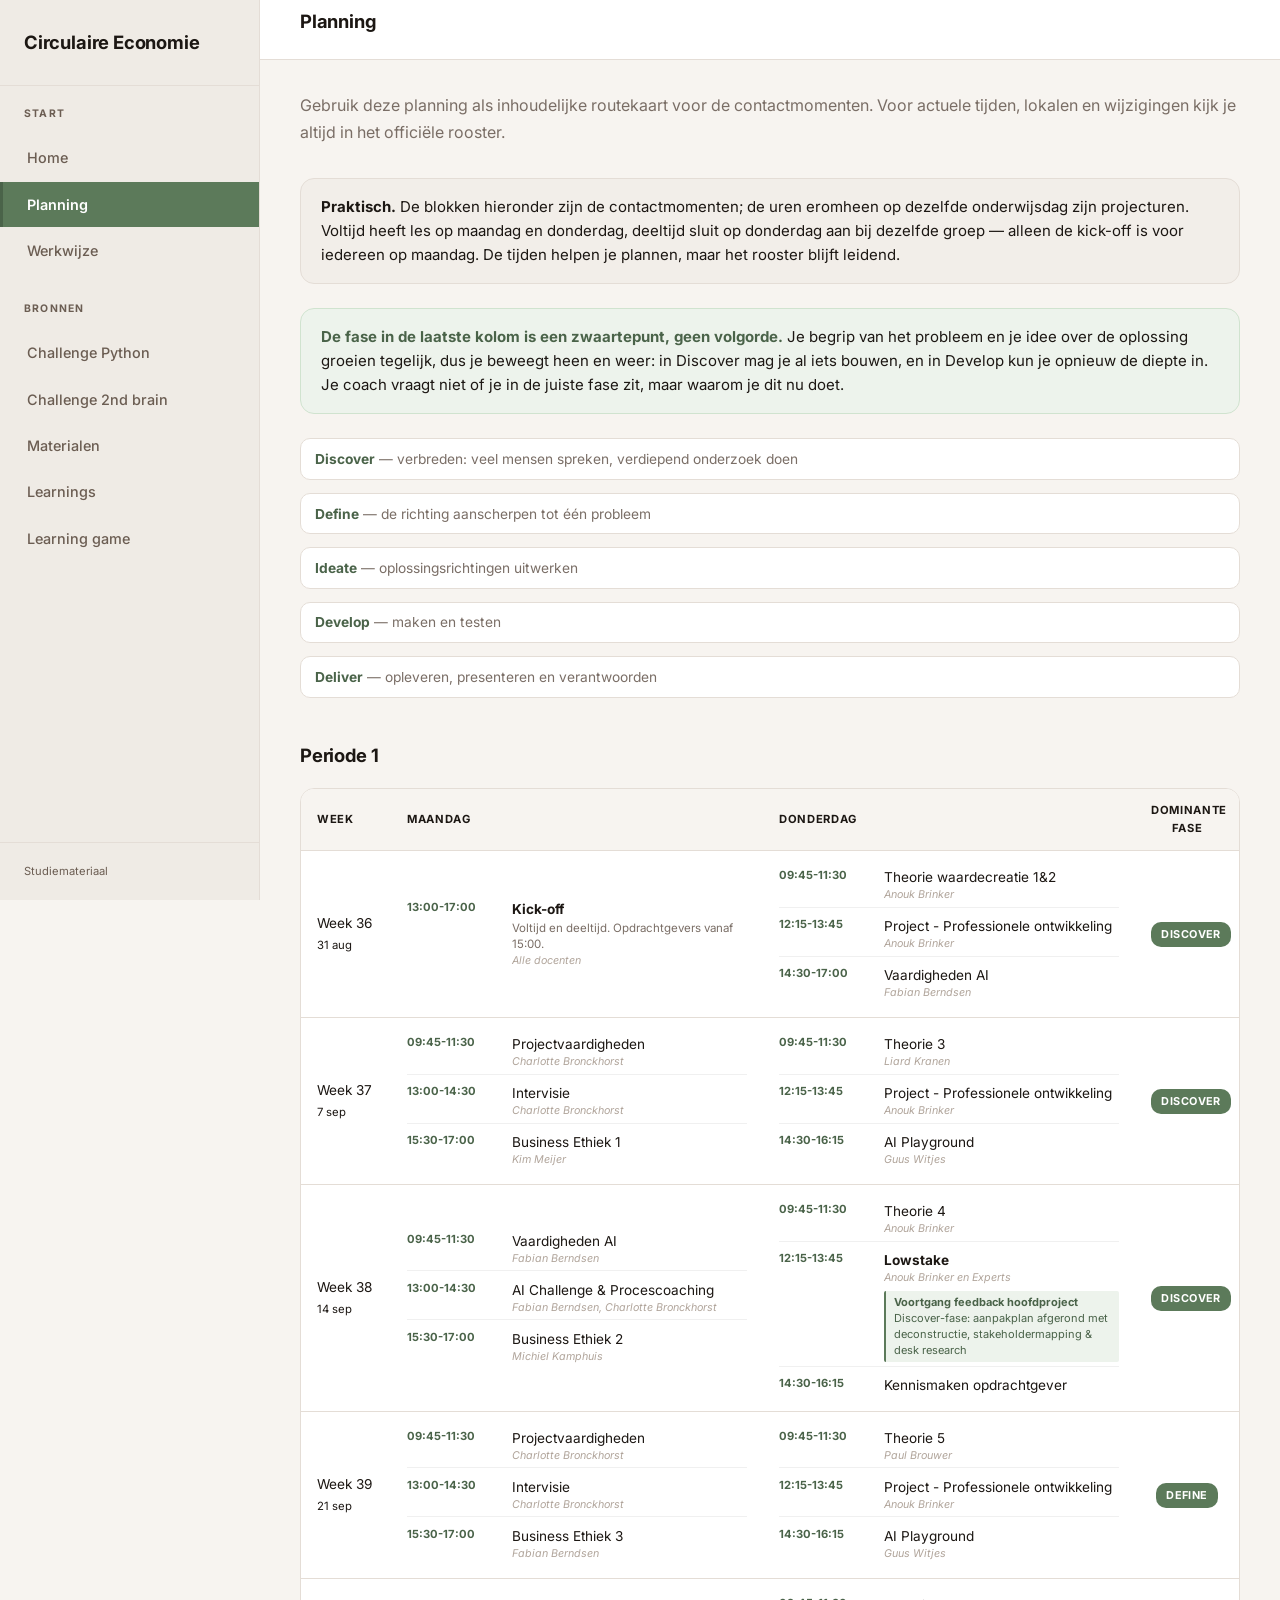
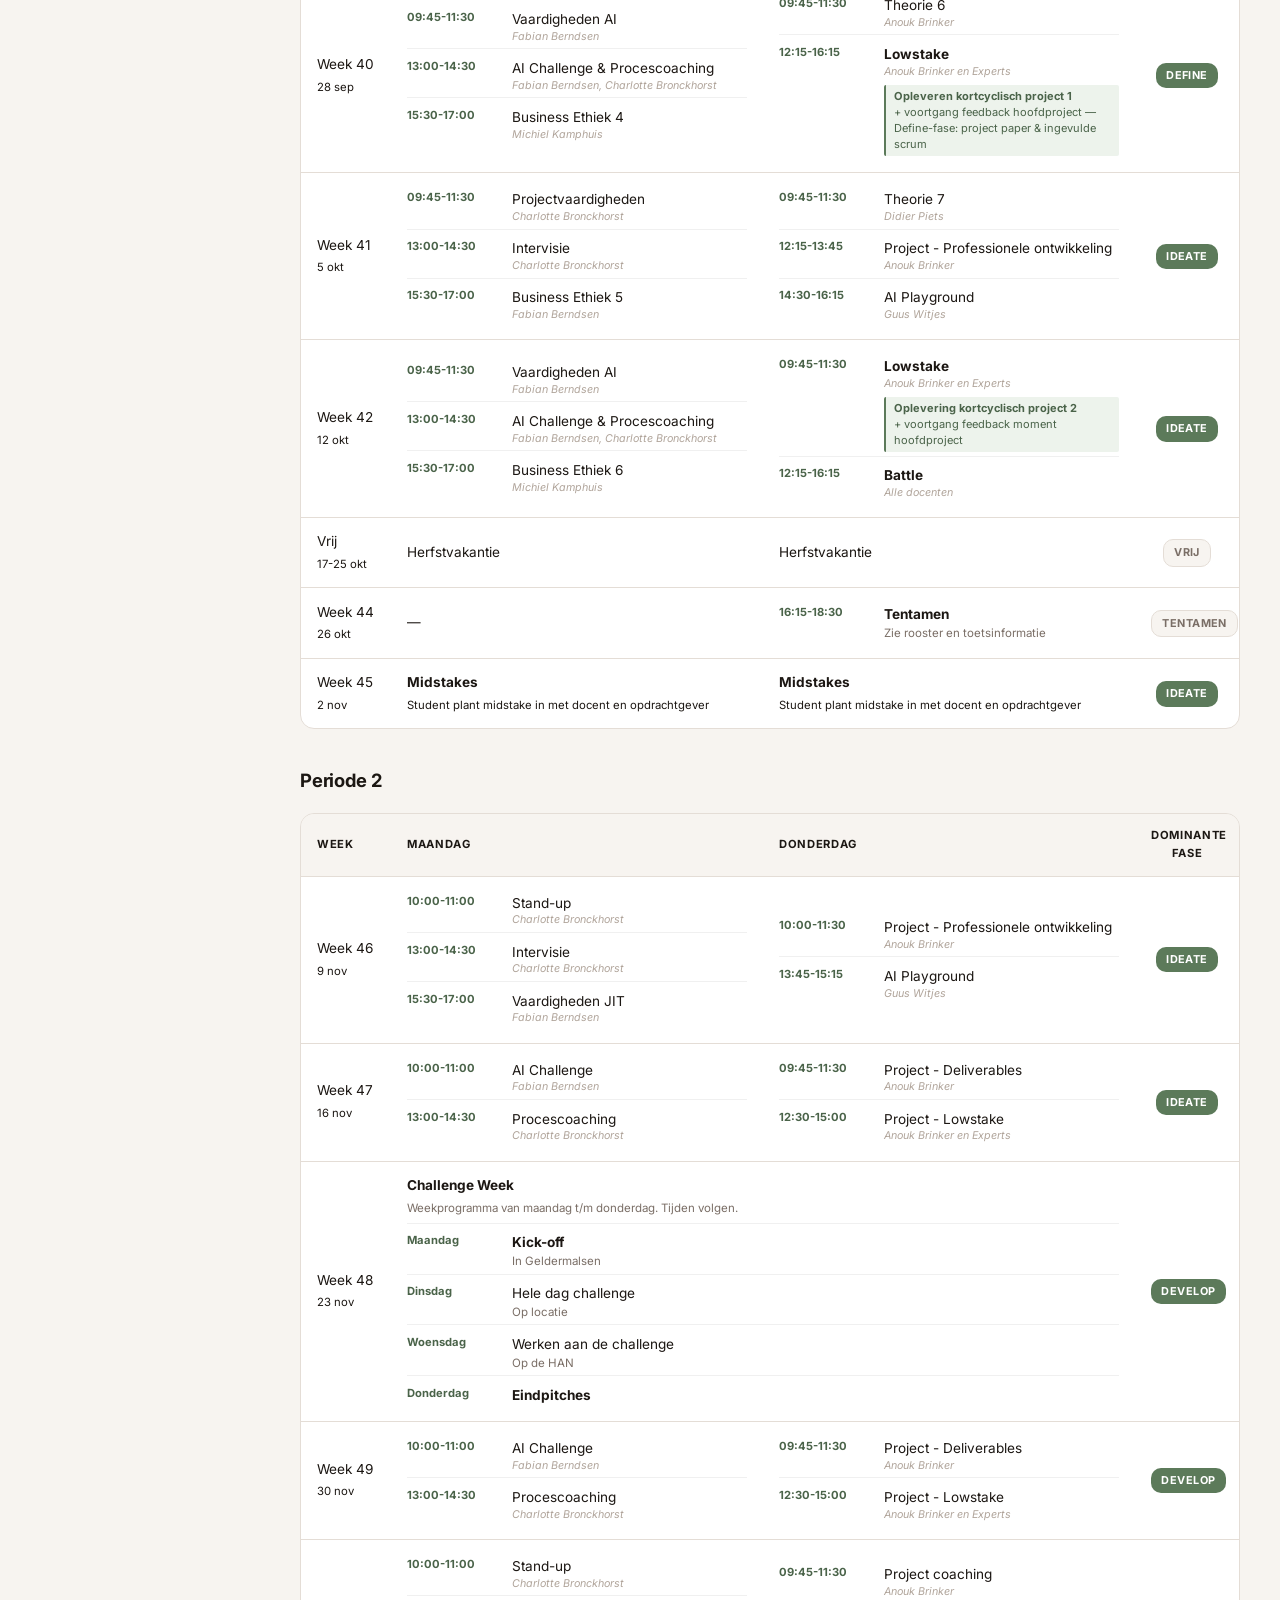
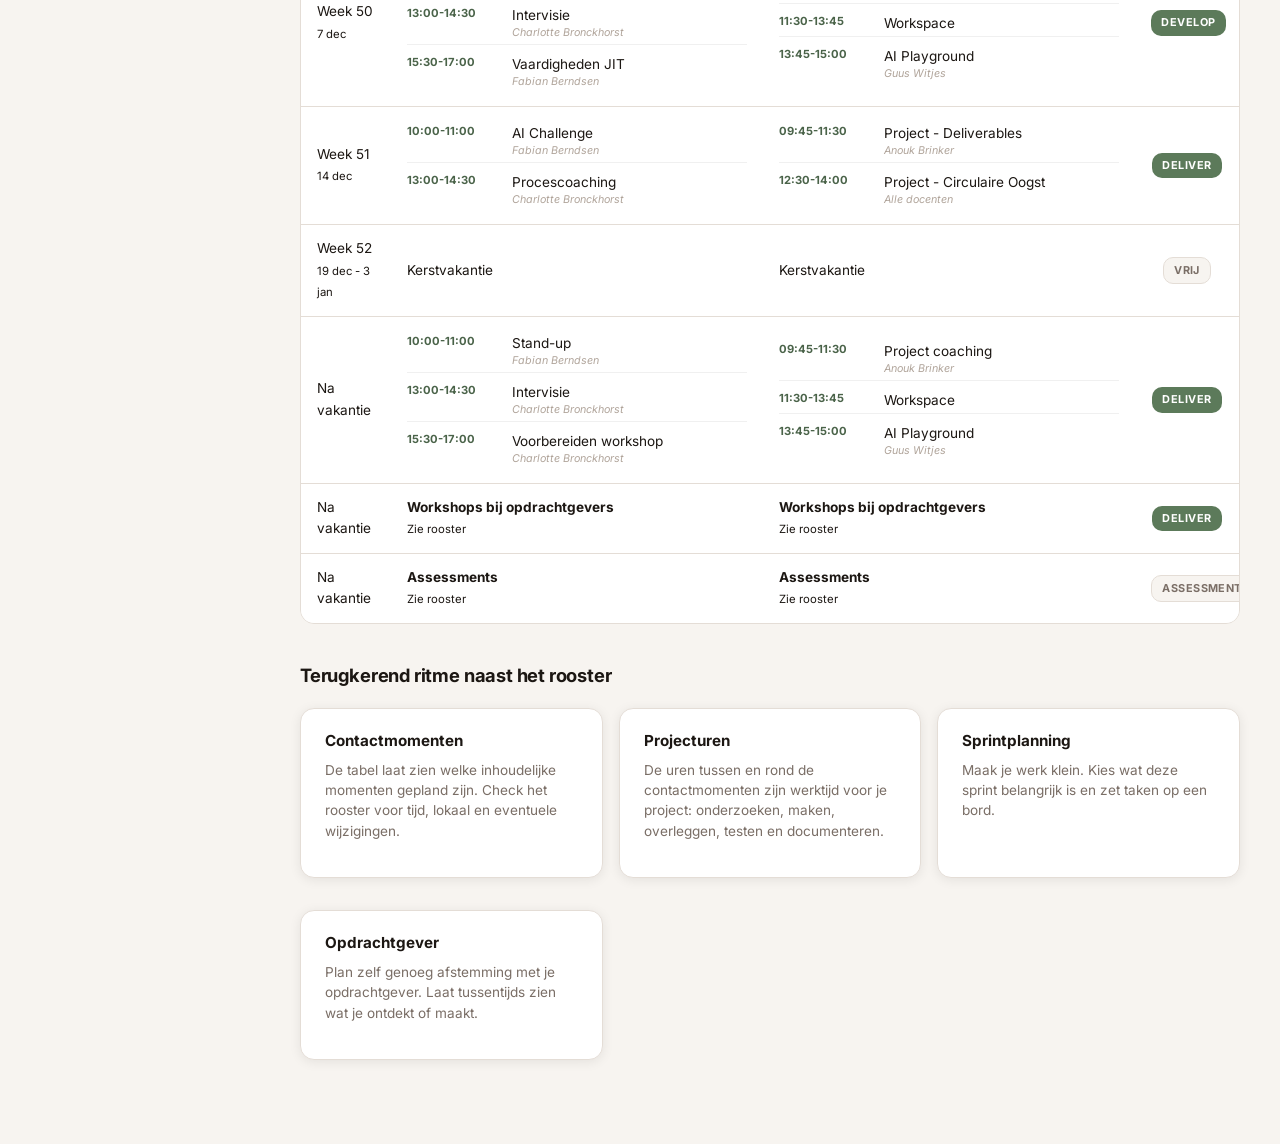
<file: planning.html>
<!DOCTYPE html>
<html lang="nl">
<head>
  <meta charset="UTF-8">
  <meta name="viewport" content="width=device-width, initial-scale=1.0">
  <title>Planning | Circulaire Economie</title>
  <link rel="preconnect" href="https://fonts.googleapis.com">
  <link rel="preconnect" href="https://fonts.gstatic.com" crossorigin>
  <link rel="stylesheet" href="https://fonts.googleapis.com/css2?family=Inter:wght@400;500;600;700&display=swap">
  <link rel="stylesheet" href="style.css?v=3">
  <style>
    .main-content { max-width: 1100px; }

    .planning-table { table-layout: fixed; width: 100%; }
    .planning-table th:nth-child(1),
    .planning-table td:nth-child(1) { width: 90px; }
    .planning-table th:nth-child(4),
    .planning-table td:last-child { width: 104px; text-align: center; }

    .week-program-title {
      margin-bottom: 0.35rem;
      padding-bottom: 0.35rem;
      border-bottom: 1px solid rgba(0, 0, 0, 0.06);
    }
    .week-program-title small {
      display: block;
      margin-top: 0.15rem;
      color: var(--text-muted);
      font-size: 0.72rem;
    }

    .slot-teacher {
      display: block;
      margin-top: 0.1rem;
      font-size: 0.67rem;
      color: var(--text-light);
      font-style: italic;
    }
    .slot-deliverable {
      display: block;
      margin-top: 0.35rem;
      padding: 0.2rem 0.5rem;
      background: var(--accent-licht);
      border-left: 2px solid var(--accent);
      border-radius: 2px;
      font-size: 0.69rem;
      color: var(--accent-donker);
      line-height: 1.45;
    }
  </style>
</head>
<body>
  <div class="layout">
    <div class="sidebar-overlay" onclick="toggleMenu()"></div>
    <aside class="sidebar" id="sidebar">
      <div class="sidebar-header"><div class="sidebar-brand"><span class="brand-title">Circulaire Economie</span></div></div>
      <nav class="sidebar-nav">
        <div class="nav-section">
          <div class="nav-section-title">Start</div>
          <a href="index.html" class="nav-link">Home</a>
          <a href="planning.html" class="nav-link active">Planning</a>
          <a href="werkwijze.html" class="nav-link">Werkwijze</a>
        </div>
        <div class="nav-section"><div class="nav-section-title">Bronnen</div><a href="challenge.html" class="nav-link">Challenge Python</a><a href="2nd-brain.html" class="nav-link">Challenge 2nd brain</a><a href="materialen.html" class="nav-link">Materialen</a><a href="learnings.html" class="nav-link">Learnings</a><a href="game.html" class="nav-link">Learning game</a></div>
      </nav>
      <div class="sidebar-footer">Studiemateriaal</div>
    </aside>
    <main class="main">
      <header class="main-header"><button class="mobile-menu-btn" onclick="toggleMenu()">&#9776;</button><h1 class="page-title">Planning</h1></header>
      <div class="main-content">
        <p class="lead">Gebruik deze planning als inhoudelijke routekaart voor de contactmomenten. Voor actuele tijden, lokalen en wijzigingen kijk je altijd in het officiële rooster.</p>

        <div class="callout callout-info">
          <p><strong>Praktisch.</strong> De blokken hieronder zijn de contactmomenten; de uren eromheen op
          dezelfde onderwijsdag zijn projecturen. Voltijd heeft les op maandag en donderdag, deeltijd sluit op
          donderdag aan bij dezelfde groep &mdash; alleen de kick-off is voor iedereen op maandag. De tijden
          helpen je plannen, maar het rooster blijft leidend.</p>
        </div>

        <div class="callout callout-primary">
          <p><strong>De fase in de laatste kolom is een zwaartepunt, geen volgorde.</strong> Je begrip van het
          probleem en je idee over de oplossing groeien tegelijk, dus je beweegt heen en weer: in Discover mag je
          al iets bouwen, en in Develop kun je opnieuw de diepte in. Je coach vraagt niet of je in de juiste fase
          zit, maar waarom je dit nu doet.</p>
        </div>

        <ul class="fases">
          <li><strong>Discover</strong> &mdash; verbreden: veel mensen spreken, verdiepend onderzoek doen</li>
          <li><strong>Define</strong> &mdash; de richting aanscherpen tot één probleem</li>
          <li><strong>Ideate</strong> &mdash; oplossingsrichtingen uitwerken</li>
          <li><strong>Develop</strong> &mdash; maken en testen</li>
          <li><strong>Deliver</strong> &mdash; opleveren, presenteren en verantwoorden</li>
        </ul>

        <h2>Periode 1</h2>
        <div class="table-wrap">
          <table class="planning-table">
            <thead>
              <tr><th>Week</th><th>Maandag</th><th>Donderdag</th><th>Dominante fase</th></tr>
            </thead>
            <tbody>
              <tr>
                <td>Week 36<br><small>31 aug</small></td>
                <td><div class="day-schedule"><div class="slot"><span class="slot-time">13:00-17:00</span><span class="slot-title"><strong>Kick-off</strong><small>Voltijd en deeltijd. Opdrachtgevers vanaf 15:00.</small><span class="slot-teacher">Alle docenten</span></span></div></div></td>
                <td><div class="day-schedule"><div class="slot"><span class="slot-time">09:45-11:30</span><span class="slot-title">Theorie waardecreatie 1&amp;2<span class="slot-teacher">Anouk Brinker</span></span></div><div class="slot"><span class="slot-time">12:15-13:45</span><span class="slot-title">Project - Professionele ontwikkeling<span class="slot-teacher">Anouk Brinker</span></span></div><div class="slot"><span class="slot-time">14:30-17:00</span><span class="slot-title">Vaardigheden AI<span class="slot-teacher">Fabian Berndsen</span></span></div></div></td>
                <td><span class="badge badge-primary">Discover</span></td>
              </tr>
              <tr>
                <td>Week 37<br><small>7 sep</small></td>
                <td><div class="day-schedule"><div class="slot"><span class="slot-time">09:45-11:30</span><span class="slot-title">Projectvaardigheden<span class="slot-teacher">Charlotte Bronckhorst</span></span></div><div class="slot"><span class="slot-time">13:00-14:30</span><span class="slot-title">Intervisie<span class="slot-teacher">Charlotte Bronckhorst</span></span></div><div class="slot"><span class="slot-time">15:30-17:00</span><span class="slot-title">Business Ethiek 1<span class="slot-teacher">Kim Meijer</span></span></div></div></td>
                <td><div class="day-schedule"><div class="slot"><span class="slot-time">09:45-11:30</span><span class="slot-title">Theorie 3<span class="slot-teacher">Liard Kranen</span></span></div><div class="slot"><span class="slot-time">12:15-13:45</span><span class="slot-title">Project - Professionele ontwikkeling<span class="slot-teacher">Anouk Brinker</span></span></div><div class="slot"><span class="slot-time">14:30-16:15</span><span class="slot-title">AI Playground<span class="slot-teacher">Guus Witjes</span></span></div></div></td>
                <td><span class="badge badge-primary">Discover</span></td>
              </tr>
              <tr>
                <td>Week 38<br><small>14 sep</small></td>
                <td><div class="day-schedule"><div class="slot"><span class="slot-time">09:45-11:30</span><span class="slot-title">Vaardigheden AI<span class="slot-teacher">Fabian Berndsen</span></span></div><div class="slot"><span class="slot-time">13:00-14:30</span><span class="slot-title">AI Challenge &amp; Procescoaching<span class="slot-teacher">Fabian Berndsen, Charlotte Bronckhorst</span></span></div><div class="slot"><span class="slot-time">15:30-17:00</span><span class="slot-title">Business Ethiek 2<span class="slot-teacher">Michiel Kamphuis</span></span></div></div></td>
                <td><div class="day-schedule"><div class="slot"><span class="slot-time">09:45-11:30</span><span class="slot-title">Theorie 4<span class="slot-teacher">Anouk Brinker</span></span></div><div class="slot"><span class="slot-time">12:15-13:45</span><span class="slot-title"><strong>Lowstake</strong><span class="slot-teacher">Anouk Brinker en Experts</span><span class="slot-deliverable"><strong>Voortgang feedback hoofdproject</strong><br>Discover-fase: aanpakplan afgerond met deconstructie, stakeholdermapping &amp; desk research</span></span></div><div class="slot"><span class="slot-time">14:30-16:15</span><span class="slot-title">Kennismaken opdrachtgever</span></div></div></td>
                <td><span class="badge badge-primary">Discover</span></td>
              </tr>
              <tr>
                <td>Week 39<br><small>21 sep</small></td>
                <td><div class="day-schedule"><div class="slot"><span class="slot-time">09:45-11:30</span><span class="slot-title">Projectvaardigheden<span class="slot-teacher">Charlotte Bronckhorst</span></span></div><div class="slot"><span class="slot-time">13:00-14:30</span><span class="slot-title">Intervisie<span class="slot-teacher">Charlotte Bronckhorst</span></span></div><div class="slot"><span class="slot-time">15:30-17:00</span><span class="slot-title">Business Ethiek 3<span class="slot-teacher">Fabian Berndsen</span></span></div></div></td>
                <td><div class="day-schedule"><div class="slot"><span class="slot-time">09:45-11:30</span><span class="slot-title">Theorie 5<span class="slot-teacher">Paul Brouwer</span></span></div><div class="slot"><span class="slot-time">12:15-13:45</span><span class="slot-title">Project - Professionele ontwikkeling<span class="slot-teacher">Anouk Brinker</span></span></div><div class="slot"><span class="slot-time">14:30-16:15</span><span class="slot-title">AI Playground<span class="slot-teacher">Guus Witjes</span></span></div></div></td>
                <td><span class="badge badge-primary">Define</span></td>
              </tr>
              <tr>
                <td>Week 40<br><small>28 sep</small></td>
                <td><div class="day-schedule"><div class="slot"><span class="slot-time">09:45-11:30</span><span class="slot-title">Vaardigheden AI<span class="slot-teacher">Fabian Berndsen</span></span></div><div class="slot"><span class="slot-time">13:00-14:30</span><span class="slot-title">AI Challenge &amp; Procescoaching<span class="slot-teacher">Fabian Berndsen, Charlotte Bronckhorst</span></span></div><div class="slot"><span class="slot-time">15:30-17:00</span><span class="slot-title">Business Ethiek 4<span class="slot-teacher">Michiel Kamphuis</span></span></div></div></td>
                <td><div class="day-schedule"><div class="slot"><span class="slot-time">09:45-11:30</span><span class="slot-title">Theorie 6<span class="slot-teacher">Anouk Brinker</span></span></div><div class="slot"><span class="slot-time">12:15-16:15</span><span class="slot-title"><strong>Lowstake</strong><span class="slot-teacher">Anouk Brinker en Experts</span><span class="slot-deliverable"><strong>Opleveren kortcyclisch project 1</strong><br>+ voortgang feedback hoofdproject — Define-fase: project paper &amp; ingevulde scrum</span></span></div></div></td>
                <td><span class="badge badge-primary">Define</span></td>
              </tr>
              <tr>
                <td>Week 41<br><small>5 okt</small></td>
                <td><div class="day-schedule"><div class="slot"><span class="slot-time">09:45-11:30</span><span class="slot-title">Projectvaardigheden<span class="slot-teacher">Charlotte Bronckhorst</span></span></div><div class="slot"><span class="slot-time">13:00-14:30</span><span class="slot-title">Intervisie<span class="slot-teacher">Charlotte Bronckhorst</span></span></div><div class="slot"><span class="slot-time">15:30-17:00</span><span class="slot-title">Business Ethiek 5<span class="slot-teacher">Fabian Berndsen</span></span></div></div></td>
                <td><div class="day-schedule"><div class="slot"><span class="slot-time">09:45-11:30</span><span class="slot-title">Theorie 7<span class="slot-teacher">Didier Piets</span></span></div><div class="slot"><span class="slot-time">12:15-13:45</span><span class="slot-title">Project - Professionele ontwikkeling<span class="slot-teacher">Anouk Brinker</span></span></div><div class="slot"><span class="slot-time">14:30-16:15</span><span class="slot-title">AI Playground<span class="slot-teacher">Guus Witjes</span></span></div></div></td>
                <td><span class="badge badge-primary">Ideate</span></td>
              </tr>
              <tr>
                <td>Week 42<br><small>12 okt</small></td>
                <td><div class="day-schedule"><div class="slot"><span class="slot-time">09:45-11:30</span><span class="slot-title">Vaardigheden AI<span class="slot-teacher">Fabian Berndsen</span></span></div><div class="slot"><span class="slot-time">13:00-14:30</span><span class="slot-title">AI Challenge &amp; Procescoaching<span class="slot-teacher">Fabian Berndsen, Charlotte Bronckhorst</span></span></div><div class="slot"><span class="slot-time">15:30-17:00</span><span class="slot-title">Business Ethiek 6<span class="slot-teacher">Michiel Kamphuis</span></span></div></div></td>
                <td><div class="day-schedule"><div class="slot"><span class="slot-time">09:45-11:30</span><span class="slot-title"><strong>Lowstake</strong><span class="slot-teacher">Anouk Brinker en Experts</span><span class="slot-deliverable"><strong>Oplevering kortcyclisch project 2</strong><br>+ voortgang feedback moment hoofdproject</span></span></div><div class="slot"><span class="slot-time">12:15-16:15</span><span class="slot-title"><strong>Battle</strong><span class="slot-teacher">Alle docenten</span></span></div></div></td>
                <td><span class="badge badge-primary">Ideate</span></td>
              </tr>
              <tr>
                <td>Vrij<br><small>17-25 okt</small></td>
                <td>Herfstvakantie</td>
                <td>Herfstvakantie</td>
                <td><span class="badge badge-muted">Vrij</span></td>
              </tr>
              <tr>
                <td>Week 44<br><small>26 okt</small></td>
                <td>—</td>
                <td><div class="day-schedule"><div class="slot"><span class="slot-time">16:15-18:30</span><span class="slot-title"><strong>Tentamen</strong><small>Zie rooster en toetsinformatie</small></span></div></div></td>
                <td><span class="badge badge-muted">Tentamen</span></td>
              </tr>
              <tr>
                <td>Week 45<br><small>2 nov</small></td>
                <td><strong>Midstakes</strong><br><small>Student plant midstake in met docent en opdrachtgever</small></td>
                <td><strong>Midstakes</strong><br><small>Student plant midstake in met docent en opdrachtgever</small></td>
                <td><span class="badge badge-primary">Ideate</span></td>
              </tr>
            </tbody>
          </table>
        </div>

        <h2>Periode 2</h2>
        <div class="table-wrap">
          <table class="planning-table">
            <thead>
              <tr><th>Week</th><th>Maandag</th><th>Donderdag</th><th>Dominante fase</th></tr>
            </thead>
            <tbody>
              <tr>
                <td>Week 46<br><small>9 nov</small></td>
                <td><div class="day-schedule"><div class="slot"><span class="slot-time">10:00-11:00</span><span class="slot-title">Stand-up<span class="slot-teacher">Charlotte Bronckhorst</span></span></div><div class="slot"><span class="slot-time">13:00-14:30</span><span class="slot-title">Intervisie<span class="slot-teacher">Charlotte Bronckhorst</span></span></div><div class="slot"><span class="slot-time">15:30-17:00</span><span class="slot-title">Vaardigheden JIT<span class="slot-teacher">Fabian Berndsen</span></span></div></div></td>
                <td><div class="day-schedule"><div class="slot"><span class="slot-time">10:00-11:30</span><span class="slot-title">Project - Professionele ontwikkeling<span class="slot-teacher">Anouk Brinker</span></span></div><div class="slot"><span class="slot-time">13:45-15:15</span><span class="slot-title">AI Playground<span class="slot-teacher">Guus Witjes</span></span></div></div></td>
                <td><span class="badge badge-primary">Ideate</span></td>
              </tr>
              <tr>
                <td>Week 47<br><small>16 nov</small></td>
                <td><div class="day-schedule"><div class="slot"><span class="slot-time">10:00-11:00</span><span class="slot-title">AI Challenge<span class="slot-teacher">Fabian Berndsen</span></span></div><div class="slot"><span class="slot-time">13:00-14:30</span><span class="slot-title">Procescoaching<span class="slot-teacher">Charlotte Bronckhorst</span></span></div></div></td>
                <td><div class="day-schedule"><div class="slot"><span class="slot-time">09:45-11:30</span><span class="slot-title">Project - Deliverables<span class="slot-teacher">Anouk Brinker</span></span></div><div class="slot"><span class="slot-time">12:30-15:00</span><span class="slot-title">Project - Lowstake<span class="slot-teacher">Anouk Brinker en Experts</span></span></div></div></td>
                <td><span class="badge badge-primary">Ideate</span></td>
              </tr>
              <tr>
                <td>Week 48<br><small>23 nov</small></td>
                <td colspan="2"><div class="week-program-title"><strong>Challenge Week</strong><small>Weekprogramma van maandag t/m donderdag. Tijden volgen.</small></div><div class="day-schedule"><div class="slot"><span class="slot-time">Maandag</span><span class="slot-title"><strong>Kick-off</strong><small>In Geldermalsen</small></span></div><div class="slot"><span class="slot-time">Dinsdag</span><span class="slot-title">Hele dag challenge<small>Op locatie</small></span></div><div class="slot"><span class="slot-time">Woensdag</span><span class="slot-title">Werken aan de challenge<small>Op de HAN</small></span></div><div class="slot"><span class="slot-time">Donderdag</span><span class="slot-title"><strong>Eindpitches</strong></span></div></div></td>
                <td><span class="badge badge-primary">Develop</span></td>
              </tr>
              <tr>
                <td>Week 49<br><small>30 nov</small></td>
                <td><div class="day-schedule"><div class="slot"><span class="slot-time">10:00-11:00</span><span class="slot-title">AI Challenge<span class="slot-teacher">Fabian Berndsen</span></span></div><div class="slot"><span class="slot-time">13:00-14:30</span><span class="slot-title">Procescoaching<span class="slot-teacher">Charlotte Bronckhorst</span></span></div></div></td>
                <td><div class="day-schedule"><div class="slot"><span class="slot-time">09:45-11:30</span><span class="slot-title">Project - Deliverables<span class="slot-teacher">Anouk Brinker</span></span></div><div class="slot"><span class="slot-time">12:30-15:00</span><span class="slot-title">Project - Lowstake<span class="slot-teacher">Anouk Brinker en Experts</span></span></div></div></td>
                <td><span class="badge badge-primary">Develop</span></td>
              </tr>
              <tr>
                <td>Week 50<br><small>7 dec</small></td>
                <td><div class="day-schedule"><div class="slot"><span class="slot-time">10:00-11:00</span><span class="slot-title">Stand-up<span class="slot-teacher">Charlotte Bronckhorst</span></span></div><div class="slot"><span class="slot-time">13:00-14:30</span><span class="slot-title">Intervisie<span class="slot-teacher">Charlotte Bronckhorst</span></span></div><div class="slot"><span class="slot-time">15:30-17:00</span><span class="slot-title">Vaardigheden JIT<span class="slot-teacher">Fabian Berndsen</span></span></div></div></td>
                <td><div class="day-schedule"><div class="slot"><span class="slot-time">09:45-11:30</span><span class="slot-title">Project coaching<span class="slot-teacher">Anouk Brinker</span></span></div><div class="slot"><span class="slot-time">11:30-13:45</span><span class="slot-title">Workspace</span></div><div class="slot"><span class="slot-time">13:45-15:00</span><span class="slot-title">AI Playground<span class="slot-teacher">Guus Witjes</span></span></div></div></td>
                <td><span class="badge badge-primary">Develop</span></td>
              </tr>
              <tr>
                <td>Week 51<br><small>14 dec</small></td>
                <td><div class="day-schedule"><div class="slot"><span class="slot-time">10:00-11:00</span><span class="slot-title">AI Challenge<span class="slot-teacher">Fabian Berndsen</span></span></div><div class="slot"><span class="slot-time">13:00-14:30</span><span class="slot-title">Procescoaching<span class="slot-teacher">Charlotte Bronckhorst</span></span></div></div></td>
                <td><div class="day-schedule"><div class="slot"><span class="slot-time">09:45-11:30</span><span class="slot-title">Project - Deliverables<span class="slot-teacher">Anouk Brinker</span></span></div><div class="slot"><span class="slot-time">12:30-14:00</span><span class="slot-title">Project - Circulaire Oogst<span class="slot-teacher">Alle docenten</span></span></div></div></td>
                <td><span class="badge badge-primary">Deliver</span></td>
              </tr>
              <tr>
                <td>Week 52<br><small>19 dec - 3 jan</small></td>
                <td>Kerstvakantie</td>
                <td>Kerstvakantie</td>
                <td><span class="badge badge-muted">Vrij</span></td>
              </tr>
              <tr>
                <td>Na vakantie</td>
                <td><div class="day-schedule"><div class="slot"><span class="slot-time">10:00-11:00</span><span class="slot-title">Stand-up<span class="slot-teacher">Fabian Berndsen</span></span></div><div class="slot"><span class="slot-time">13:00-14:30</span><span class="slot-title">Intervisie<span class="slot-teacher">Charlotte Bronckhorst</span></span></div><div class="slot"><span class="slot-time">15:30-17:00</span><span class="slot-title">Voorbereiden workshop<span class="slot-teacher">Charlotte Bronckhorst</span></span></div></div></td>
                <td><div class="day-schedule"><div class="slot"><span class="slot-time">09:45-11:30</span><span class="slot-title">Project coaching<span class="slot-teacher">Anouk Brinker</span></span></div><div class="slot"><span class="slot-time">11:30-13:45</span><span class="slot-title">Workspace</span></div><div class="slot"><span class="slot-time">13:45-15:00</span><span class="slot-title">AI Playground<span class="slot-teacher">Guus Witjes</span></span></div></div></td>
                <td><span class="badge badge-primary">Deliver</span></td>
              </tr>
              <tr>
                <td>Na vakantie</td>
                <td><strong>Workshops bij opdrachtgevers</strong><br><small>Zie rooster</small></td>
                <td><strong>Workshops bij opdrachtgevers</strong><br><small>Zie rooster</small></td>
                <td><span class="badge badge-primary">Deliver</span></td>
              </tr>
              <tr>
                <td>Na vakantie</td>
                <td><strong>Assessments</strong><br><small>Zie rooster</small></td>
                <td><strong>Assessments</strong><br><small>Zie rooster</small></td>
                <td><span class="badge badge-muted">Assessment</span></td>
              </tr>
            </tbody>
          </table>
        </div>

        <h2>Terugkerend ritme naast het rooster</h2>
        <div class="card-grid">
          <div class="card"><div class="card-title">Contactmomenten</div><p class="card-text">De tabel laat zien welke inhoudelijke momenten gepland zijn. Check het rooster voor tijd, lokaal en eventuele wijzigingen.</p></div>
          <div class="card"><div class="card-title">Projecturen</div><p class="card-text">De uren tussen en rond de contactmomenten zijn werktijd voor je project: onderzoeken, maken, overleggen, testen en documenteren.</p></div>
          <div class="card"><div class="card-title">Sprintplanning</div><p class="card-text">Maak je werk klein. Kies wat deze sprint belangrijk is en zet taken op een bord.</p></div>
          <div class="card"><div class="card-title">Opdrachtgever</div><p class="card-text">Plan zelf genoeg afstemming met je opdrachtgever. Laat tussentijds zien wat je ontdekt of maakt.</p></div>
        </div>
      </div>
    </main>
  </div>
  <script src="script.js?v=3"></script>
</body>
</html>
</file>
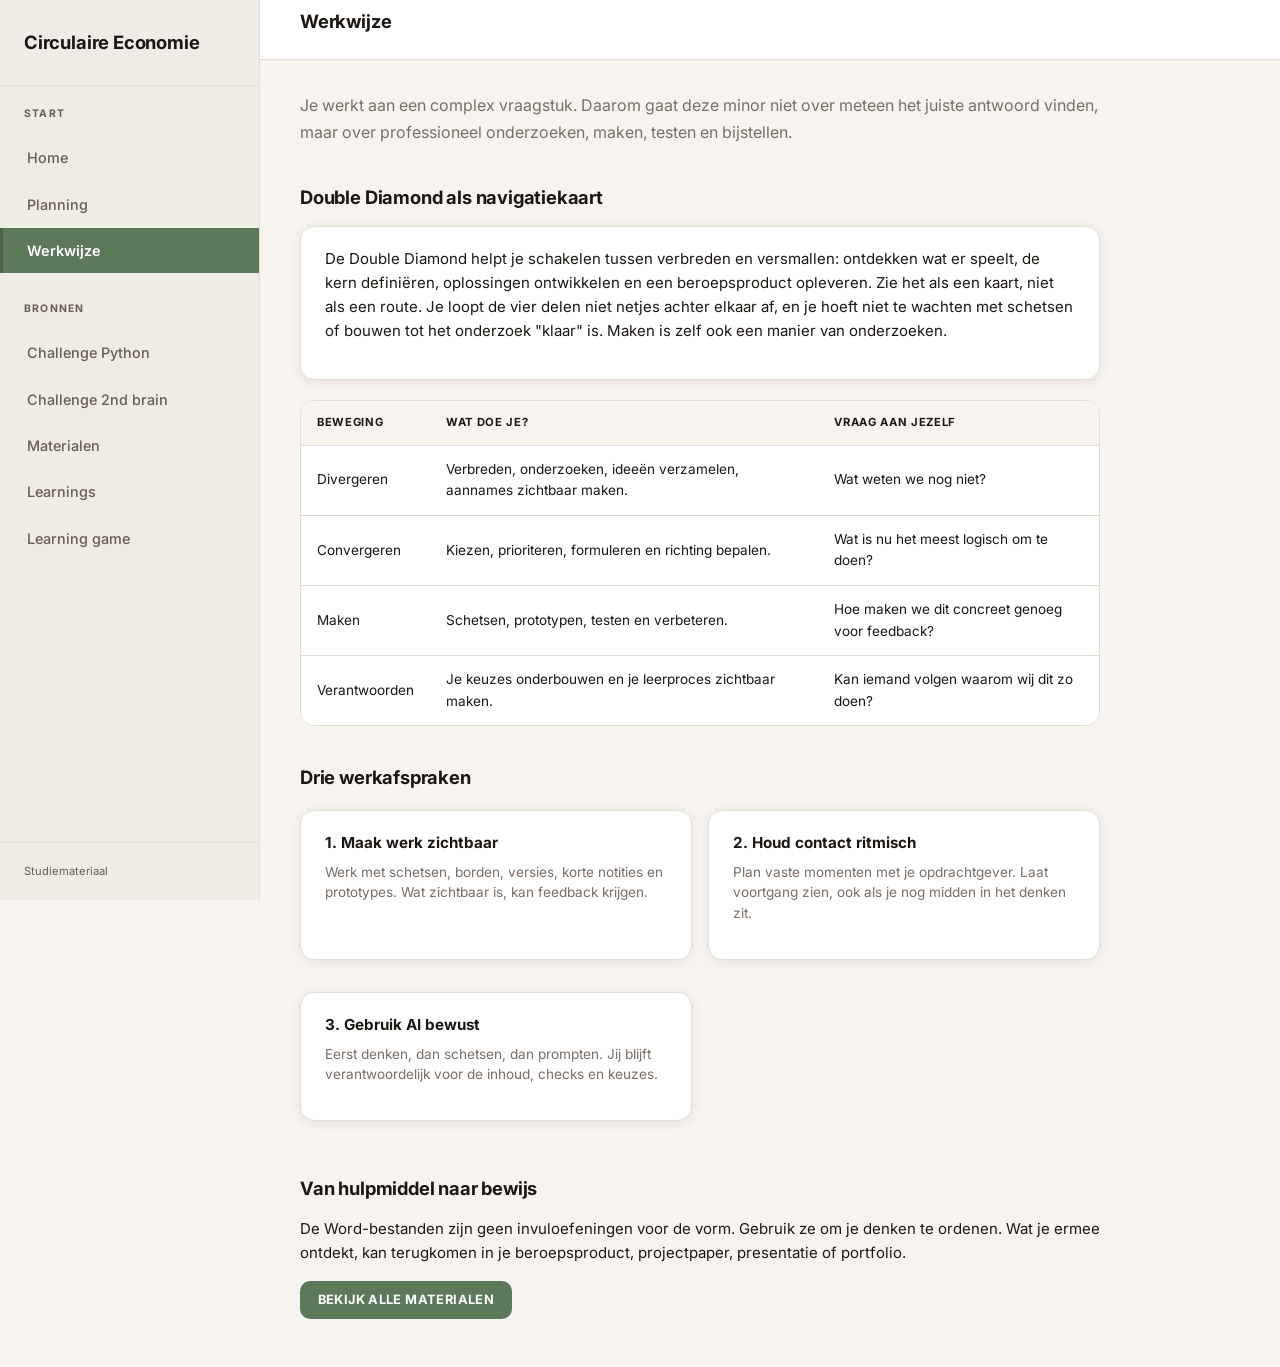
<file: werkwijze.html>
<!DOCTYPE html>
<html lang="nl">
<head>
  <meta charset="UTF-8">
  <meta name="viewport" content="width=device-width, initial-scale=1.0">
  <title>Werkwijze | Circulaire Economie</title>
  <link rel="preconnect" href="https://fonts.googleapis.com">
  <link rel="preconnect" href="https://fonts.gstatic.com" crossorigin>
  <link rel="stylesheet" href="https://fonts.googleapis.com/css2?family=Inter:wght@400;500;600;700&display=swap">
  <link rel="stylesheet" href="style.css?v=3">
</head>
<body>
  <div class="layout">
    <div class="sidebar-overlay" onclick="toggleMenu()"></div>
    <aside class="sidebar" id="sidebar">
      <div class="sidebar-header"><div class="sidebar-brand"><span class="brand-title">Circulaire Economie</span></div></div>
      <nav class="sidebar-nav">
        <div class="nav-section">
          <div class="nav-section-title">Start</div>
          <a href="index.html" class="nav-link">Home</a>
          <a href="planning.html" class="nav-link">Planning</a>
          <a href="werkwijze.html" class="nav-link active">Werkwijze</a>
        </div>
        <div class="nav-section"><div class="nav-section-title">Bronnen</div><a href="challenge.html" class="nav-link">Challenge Python</a><a href="2nd-brain.html" class="nav-link">Challenge 2nd brain</a><a href="materialen.html" class="nav-link">Materialen</a><a href="learnings.html" class="nav-link">Learnings</a><a href="game.html" class="nav-link">Learning game</a></div>
      </nav>
      <div class="sidebar-footer">Studiemateriaal</div>
    </aside>
    <main class="main">
      <header class="main-header"><button class="mobile-menu-btn" onclick="toggleMenu()">&#9776;</button><h1 class="page-title">Werkwijze</h1></header>
      <div class="main-content">
        <p class="lead">Je werkt aan een complex vraagstuk. Daarom gaat deze minor niet over meteen het juiste antwoord vinden, maar over professioneel onderzoeken, maken, testen en bijstellen.</p>

        <h2>Double Diamond als navigatiekaart</h2>
        <div class="card">
          <p>
            De Double Diamond helpt je schakelen tussen verbreden en versmallen: ontdekken wat er speelt, de kern
            definiëren, oplossingen ontwikkelen en een beroepsproduct opleveren. Zie het als een kaart, niet als een
            route. Je loopt de vier delen niet netjes achter elkaar af, en je hoeft niet te wachten met schetsen of
            bouwen tot het onderzoek &quot;klaar&quot; is. Maken is zelf ook een manier van onderzoeken.
          </p>
        </div>

        <div class="table-wrap">
          <table>
            <thead><tr><th>Beweging</th><th>Wat doe je?</th><th>Vraag aan jezelf</th></tr></thead>
            <tbody>
              <tr><td>Divergeren</td><td>Verbreden, onderzoeken, ideeën verzamelen, aannames zichtbaar maken.</td><td>Wat weten we nog niet?</td></tr>
              <tr><td>Convergeren</td><td>Kiezen, prioriteren, formuleren en richting bepalen.</td><td>Wat is nu het meest logisch om te doen?</td></tr>
              <tr><td>Maken</td><td>Schetsen, prototypen, testen en verbeteren.</td><td>Hoe maken we dit concreet genoeg voor feedback?</td></tr>
              <tr><td>Verantwoorden</td><td>Je keuzes onderbouwen en je leerproces zichtbaar maken.</td><td>Kan iemand volgen waarom wij dit zo doen?</td></tr>
            </tbody>
          </table>
        </div>

        <h2>Drie werkafspraken</h2>
        <div class="card-grid">
          <div class="card">
            <div class="card-title">1. Maak werk zichtbaar</div>
            <p class="card-text">Werk met schetsen, borden, versies, korte notities en prototypes. Wat zichtbaar is, kan feedback krijgen.</p>
          </div>
          <div class="card">
            <div class="card-title">2. Houd contact ritmisch</div>
            <p class="card-text">Plan vaste momenten met je opdrachtgever. Laat voortgang zien, ook als je nog midden in het denken zit.</p>
          </div>
          <div class="card">
            <div class="card-title">3. Gebruik AI bewust</div>
            <p class="card-text">Eerst denken, dan schetsen, dan prompten. Jij blijft verantwoordelijk voor de inhoud, checks en keuzes.</p>
          </div>
        </div>

        <h2>Van hulpmiddel naar bewijs</h2>
        <p>
          De Word-bestanden zijn geen invuloefeningen voor de vorm. Gebruik ze om je denken te ordenen. Wat je ermee ontdekt,
          kan terugkomen in je beroepsproduct, projectpaper, presentatie of portfolio.
        </p>
        <a href="materialen.html" class="btn btn-primary">Bekijk alle materialen</a>
      </div>
    </main>
  </div>
  <script src="script.js?v=3"></script>
</body>
</html>
</file>
<file: style.css>
/* HAN Fonts */
/* CSS Variables */
:root {
  /* Green Office-palet, overgenomen uit lib/theme.dart van de Flutter-app. */
  --accent: #5C7A5A;            /* saliegroen */
  --accent-donker: #4A6349;
  --accent-licht: #EDF3EC;
  --accent-medium: #D0E3CF;
  --inkt: #1C1713;              /* warm bijna-zwart */
  --wit: #ffffff;

  --bg: #F7F4F0;                /* warm off-white */
  --surface: #ffffff;
  --vlak: #F2EEE9;
  --zijbalk: #EFEBE5;
  --border: #E4DDD6;
  --border-zacht: #EDE8E3;
  --text: #1C1713;
  --text-muted: #7A6E66;
  --text-light: #B0A49A;   /* alleen decoratief: haalt geen AA voor tekst */

  --warm: #7D6034;              /* zand, voor labels */
  --warm-licht: #F6F0E8;

  /* Voor kleine tekst op de warme vlakken: --text-muted haalt daar geen AA
     (4.16:1 op de zijbalk, 4.28:1 op een vlak). Deze tint wel. */
  --tekst-donker: #6B5D52;

  --sidebar-width: 260px;
  --header-height: 60px;
  --radius: 14px;
  --radius-sm: 10px;
  --shadow: 0 2px 12px rgba(0,0,0,0.08);
  --shadow-lg: 0 4px 18px rgba(0,0,0,0.10);
}

/* Reset */
*, *::before, *::after {
  box-sizing: border-box;
  margin: 0;
  padding: 0;
}

html {
  scroll-behavior: smooth;
}

body {
  font-family: Inter, -apple-system, "Segoe UI", Roboto, sans-serif;
  font-weight: 400;
  font-size: 15px;
  line-height: 1.6;
  color: var(--text);
  background: var(--bg);
  min-height: 100vh;
  -webkit-font-smoothing: antialiased;
}

/* Layout */
.layout {
  display: flex;
  min-height: 100vh;
}

/* Sidebar */
.sidebar {
  width: var(--sidebar-width);
  background: var(--zijbalk); border-right: 1px solid var(--border);
  position: fixed;
  top: 0;
  left: 0;
  bottom: 0;
  display: flex;
  flex-direction: column;
  z-index: 100;
}

.sidebar-header {
  padding: 1.75rem 1.5rem;
  border-bottom: 1px solid var(--border);
}

.sidebar-brand {
  display: flex;
  flex-direction: column;
  gap: 4px;
}

.brand-subtitle {
  font-size: 0.65rem;
  font-weight: 700;
  color: var(--accent);
  letter-spacing: 0.15em;
  text-transform: uppercase;
}

.brand-title {
  font-size: 1.15rem;
  font-weight: 700;
  color: var(--text);
  letter-spacing: -0.01em;
}

.sidebar-nav {
  flex: 1;
  padding: 1.25rem 0;
  overflow-y: auto;
}

.nav-section {
  margin-bottom: 1.75rem;
}

.nav-section-title {
  font-size: 0.65rem;
  font-weight: 700;
  color: var(--tekst-donker);
  text-transform: uppercase;
  letter-spacing: 0.12em;
  padding: 0 1.5rem;
  margin-bottom: 0.75rem;
}

.nav-link {
  display: flex;
  align-items: center;
  gap: 0.75rem;
  padding: 0.7rem 1.5rem;
  color: var(--tekst-donker);
  text-decoration: none;
  font-size: 0.9rem;
  font-weight: 500;
  transition: all 0.12s ease;
  border-left: 3px solid transparent;
  margin: 1px 0;
}

.nav-link:hover {
  background: rgba(0,0,0,0.04);
  color: var(--text);
  border-left-color: var(--border);
}

.nav-link.active {
  background: var(--accent);
  color: #ffffff;
  border-left-color: var(--accent-donker);
  font-weight: 600;
}

.nav-icon {
  font-size: 6px;
  opacity: 0;
}

.nav-link.active .nav-icon {
  opacity: 0;
}

.sidebar-footer {
  padding: 1.25rem 1.5rem;
  border-top: 1px solid var(--border);
  font-size: 0.7rem;
  color: var(--tekst-donker);
  line-height: 1.5;
}

/* Main Content */
.main {
  flex: 1;
  margin-left: var(--sidebar-width);
  min-height: 100vh;
  background: var(--bg);
  min-width: 0;
}

.main-header {
  background: var(--surface);
  border-bottom: 1px solid var(--border);
  padding: 0 2.5rem;
  height: var(--header-height);
  display: flex;
  align-items: center;
  position: sticky;
  top: 0;
  z-index: 50;
}

.page-title {
  font-size: 1.15rem;
  font-weight: 700;
  color: var(--inkt);
  letter-spacing: -0.01em;
}

.main-content {
  padding: 2rem 2.5rem 3rem;
  max-width: 880px;
  min-width: 0;
}

/* Typography */
h1, h2, h3, h4 {
  color: var(--inkt);
  font-weight: 700;
  line-height: 1.3;
  letter-spacing: -0.01em;
}

h1 { font-size: 1.5rem; margin-bottom: 1rem; }
h2 { font-size: 1.15rem; margin: 2.5rem 0 1rem; color: var(--text); }
h3 { font-size: 1rem; margin: 1.5rem 0 0.75rem; }

p {
  margin-bottom: 1rem;
  color: var(--text);
}

.lead {
  font-size: 1rem;
  color: var(--text-muted);
  margin-bottom: 2rem;
  line-height: 1.7;
}

/* Cards */
.card {
  background: var(--surface);
  border: 1px solid var(--border);
  border-radius: var(--radius);
  padding: 1.25rem 1.5rem;
  margin-bottom: 1rem;
  box-shadow: var(--shadow);
  transition: border-color 0.15s ease, box-shadow 0.15s ease;
}

.card:hover {
  border-color: #ccc;
}

.card-title {
  font-size: 0.95rem;
  font-weight: 700;
  color: var(--inkt);
  margin-bottom: 0.4rem;
}

.card-title .icon {
  color: var(--accent);
}

.card-text {
  font-size: 0.85rem;
  color: var(--text-muted);
  line-height: 1.5;
}

/* Grid */
.card-grid {
  display: grid;
  grid-template-columns: repeat(auto-fill, minmax(260px, 1fr));
  gap: 1rem;
  margin: 1.25rem 0;
}

.card-link {
  text-decoration: none;
  display: block;
  transition: transform 0.12s ease;
}

.card-link:hover {
  transform: translateY(-2px);
}

.card-link:hover .card {
  box-shadow: var(--shadow-lg);
  border-color: var(--accent);
}

/* Lists */
ul, ol {
  margin: 0 0 1rem 1.25rem;
}

li {
  margin-bottom: 0.4rem;
  color: var(--text);
}

li strong {
  color: var(--inkt);
}

/* Tables */
.table-wrap {
  overflow-x: auto;
  margin: 1.25rem 0;
  border-radius: var(--radius);
  border: 1px solid var(--border);
  background: var(--surface);
  max-width: 100%;
  -webkit-overflow-scrolling: touch;
}

table {
  width: 100%;
  border-collapse: collapse;
  font-size: 0.85rem;
}

th, td {
  padding: 0.8rem 1rem;
  text-align: left;
  border-bottom: 1px solid var(--border);
}

.time {
  display: inline-block;
  margin: 0.15rem 0.35rem 0.15rem 0;
  padding: 0.1rem 0.35rem;
  border-radius: var(--radius-sm);
  background: var(--accent-licht);
  color: var(--accent-donker);
  font-size: 0.68rem;
  font-weight: 700;
  line-height: 1.3;
  white-space: nowrap;
}

.day-schedule {
  display: grid;
  gap: 0.35rem;
}

.slot {
  display: grid;
  grid-template-columns: 5.9rem minmax(0, 1fr);
  gap: 0.65rem;
  align-items: start;
  padding: 0.25rem 0;
  border-bottom: 1px solid rgba(0, 0, 0, 0.06);
}

.slot:last-child {
  border-bottom: none;
}

.slot-time {
  color: var(--accent-donker);
  font-size: 0.7rem;
  font-weight: 700;
  line-height: 1.35;
  white-space: nowrap;
}

.slot-title {
  min-width: 0;
  color: var(--text);
  line-height: 1.35;
}

.slot-title small {
  display: block;
  margin-top: 0.15rem;
  color: var(--text-muted);
  font-size: 0.72rem;
  line-height: 1.35;
}

th {
  background: var(--bg);
  font-weight: 700;
  color: var(--inkt);
  font-size: 0.7rem;
  text-transform: uppercase;
  letter-spacing: 0.06em;
}

tr:last-child td {
  border-bottom: none;
}

tr:hover td {
  background: var(--accent-licht);
}

/* Badges */
.badge {
  display: inline-block;
  padding: 0.25rem 0.65rem;
  font-size: 0.68rem;
  font-weight: 700;
  border-radius: var(--radius-sm);
  text-transform: uppercase;
  letter-spacing: 0.04em;
}

.badge-primary {
  background: var(--accent);
  color: var(--wit);
}

.badge-muted {
  background: var(--bg);
  color: var(--text-muted);
  border: 1px solid var(--border);
}

/* Callouts */
.callout {
  padding: 1rem 1.25rem;
  border-radius: var(--radius);
  margin: 1.5rem 0;
  background: var(--vlak);
  border: 1px solid var(--border);
}

.callout-primary {
  background: var(--accent-licht);
  border-color: var(--accent-medium);
}

.callout-primary strong {
  color: var(--accent-donker);
}

.callout-info {
  background: var(--vlak);
  border-color: var(--border);
}

.callout-info strong {
  color: var(--text);
}

.callout p:last-child {
  margin-bottom: 0;
}

/* Links */
a {
  color: var(--accent);
  text-decoration: none;
  font-weight: 500;
}

a:hover {
  text-decoration: underline;
}

/* Buttons */
.btn {
  display: inline-flex;
  align-items: center;
  gap: 0.5rem;
  padding: 0.55rem 1.1rem;
  font-size: 0.8rem;
  font-weight: 700;
  border-radius: var(--radius-sm);
  border: none;
  cursor: pointer;
  text-decoration: none;
  transition: all 0.12s ease;
  text-transform: uppercase;
  letter-spacing: 0.03em;
}

.btn-primary {
  background: var(--accent);
  color: var(--wit);
}

.btn-primary:hover {
  background: var(--accent-donker);
  text-decoration: none;
}

.btn-outline {
  background: transparent;
  border: 1px solid var(--border);
  color: var(--text);
}

.btn-outline:hover {
  border-color: var(--accent);
  background: var(--accent);
  color: var(--wit);
  text-decoration: none;
}

/* Section divider */
.divider {
  height: 1px;
  background: var(--border);
  margin: 2.5rem 0;
}

/* Placeholder */
.placeholder {
  background: var(--surface);
  border: 1px dashed var(--border);
  border-radius: var(--radius);
  padding: 2rem;
  text-align: center;
  color: var(--text-muted);
  font-size: 0.85rem;
}

/* Mobile menu button */
.mobile-menu-btn {
  display: none;
  background: var(--inkt);
  border: none;
  color: white;
  width: 44px;
  height: 44px;
  border-radius: var(--radius-sm);
  cursor: pointer;
  font-size: 1.5rem;
  line-height: 1;
  margin-right: 1rem;
  -webkit-tap-highlight-color: transparent;
  touch-action: manipulation;
}

.mobile-menu-btn:hover,
.mobile-menu-btn:active {
  background: #333;
}

/* Mobile overlay */
.sidebar-overlay {
  display: none;
  position: fixed;
  top: 0;
  left: 0;
  right: 0;
  bottom: 0;
  background: rgba(0,0,0,0.5);
  z-index: 99;
  -webkit-tap-highlight-color: transparent;
  touch-action: manipulation;
}

/* Responsive */
@media (max-width: 1024px) {
  .mobile-menu-btn {
    display: flex;
    align-items: center;
    justify-content: center;
    position: relative;
    z-index: 60;
  }

  .sidebar {
    transform: translateX(-100%);
    transition: transform 0.25s ease;
  }

  .sidebar.open {
    transform: translateX(0);
  }

  .sidebar-overlay.open {
    display: block;
  }

  .main {
    margin-left: 0;
  }

  .main-header {
    padding: 0 1rem;
    position: sticky;
    top: 0;
    z-index: 50;
  }

  .main-content {
    padding: 1.5rem 1rem;
  }

  .page-title {
    font-size: 1rem;
  }

  .quick-nav {
    flex-wrap: wrap;
  }

  .quick-nav a {
    font-size: 0.75rem;
    padding: 0.4rem 0.75rem;
  }

  .grade-scale {
    grid-template-columns: repeat(2, 1fr);
  }

  .indicator-grid {
    grid-template-columns: repeat(2, 1fr);
  }
}

/* Collapsible sections */
.collapsible {
  background: var(--surface);
  border: 1px solid var(--border);
  border-radius: var(--radius);
  margin-bottom: 0.75rem;
  overflow: hidden;
}

.collapsible-header {
  display: flex;
  align-items: center;
  justify-content: space-between;
  padding: 1rem 1.25rem;
  cursor: pointer;
  background: var(--surface);
  transition: background 0.12s ease;
  user-select: none;
}

.collapsible-header:hover {
  background: var(--bg);
}

.collapsible-title {
  font-size: 0.95rem;
  font-weight: 700;
  color: var(--inkt);
  margin: 0;
}

.collapsible-icon {
  width: 20px;
  height: 20px;
  display: flex;
  align-items: center;
  justify-content: center;
  color: var(--text-muted);
  transition: transform 0.2s ease;
  font-size: 1.2rem;
  font-weight: 300;
}

.collapsible.open .collapsible-icon {
  transform: rotate(45deg);
}

.collapsible-content {
  display: none;
  padding: 0 1.25rem 1.25rem;
  border-top: 1px solid var(--border);
}

.collapsible.open .collapsible-content {
  display: block;
}

/* Quick links / jump nav */
.quick-nav {
  display: flex;
  flex-wrap: wrap;
  gap: 0.5rem;
  margin: 1.5rem 0;
}

.quick-nav a {
  display: inline-block;
  padding: 0.5rem 1rem;
  background: var(--surface);
  border: 1px solid var(--border);
  border-radius: var(--radius-sm);
  font-size: 0.8rem;
  font-weight: 600;
  color: var(--text);
  transition: all 0.12s ease;
}

.quick-nav a:hover {
  border-color: var(--accent);
  color: var(--accent);
  text-decoration: none;
}

/* Download list */
.download-list {
  display: grid;
  gap: 0.75rem;
  margin: 1.25rem 0;
}

.download-card {
  display: grid;
  grid-template-columns: 1fr auto;
  align-items: center;
  gap: 1rem;
  background: var(--surface);
  border: 1px solid var(--border);
  border-radius: var(--radius);
  box-shadow: var(--shadow);
  padding: 1rem 1.25rem;
}

.download-card h3 {
  margin: 0 0 0.25rem;
  font-size: 0.95rem;
}

.download-card p {
  margin: 0;
  color: var(--text-muted);
  font-size: 0.85rem;
  line-height: 1.5;
}

.download-card .download-meta {
  margin-top: 0.5rem;
  color: var(--text-muted);
  font-size: 0.78rem;
}

.download-card .download-meta strong {
  color: var(--text-muted);
  font-weight: 700;
}

.section-intro {
  margin: -0.5rem 0 0;
  color: var(--text-muted);
  font-size: 0.85rem;
}

@media (max-width: 640px) {
  .download-card {
    grid-template-columns: 1fr;
    align-items: stretch;
  }

  .download-card .btn {
    justify-content: center;
  }

  table {
    table-layout: auto;
    min-width: 760px;
    font-size: 0.72rem;
  }

  th,
  td {
    padding: 0.55rem 0.4rem;
    overflow-wrap: anywhere;
    word-break: normal;
  }

  td small {
    font-size: 0.65rem;
  }

  .slot {
    grid-template-columns: 5rem minmax(0, 1fr);
    gap: 0.45rem;
  }

  .slot-time {
    font-size: 0.62rem;
  }
}

/* Print */
@media print {
  .sidebar {
    display: none;
  }

  .main {
    margin-left: 0;
  }

  .collapsible-content {
    display: block !important;
  }
}

/* Fasetoelichting bij de planning */
.fases {
  list-style: none;
  margin: 0 0 2rem;
  padding: 0;
  display: grid;
  gap: 0.4rem;
}

.fases li {
  padding: 0.55rem 0.9rem;
  background: var(--surface);
  border: 1px solid var(--border);
  border-radius: var(--radius-sm);
  font-size: 0.86rem;
  color: var(--text-muted);
}

.fases li strong { color: var(--accent-donker); }
</file>
